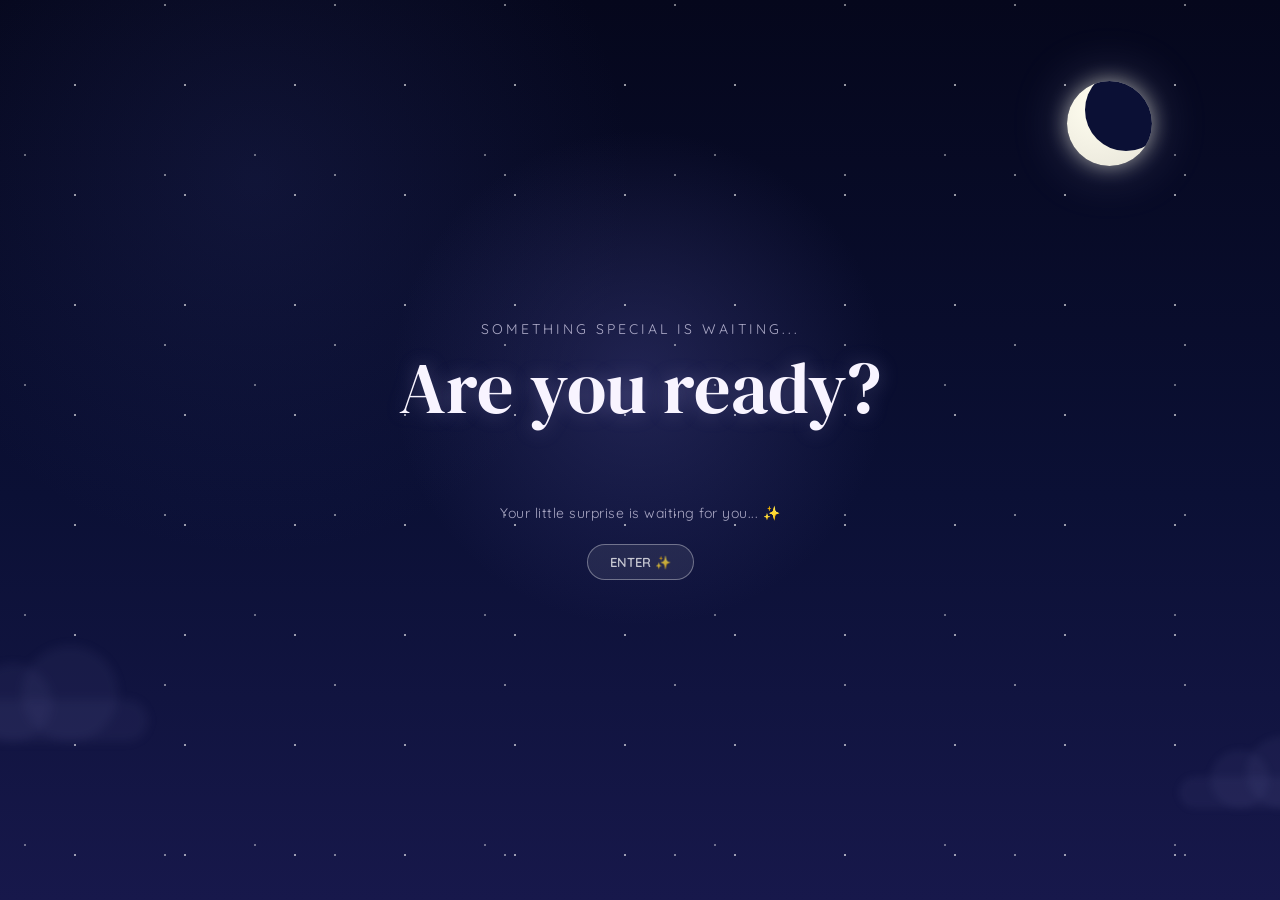
<file: index.html>
<!DOCTYPE html>
<html lang="en">
<head>
    <meta charset="UTF-8">
    <meta name="viewport" content="width=device-width, initial-scale=1.0">

    <title>Something Special ✨</title>

    <link rel="preconnect" href="https://fonts.googleapis.com">
    <link rel="preconnect" href="https://fonts.gstatic.com" crossorigin>

    <link href="https://fonts.googleapis.com/css2?family=DM+Serif+Display&family=Quicksand:wght@400;500;600;700&display=swap" rel="stylesheet">

    <link rel="stylesheet" href="style.css">
</head>

<body>

    <div class="night-sky">

        <div class="stars"></div>

        <div class="star star-1"></div>
        <div class="star star-2"></div>
        <div class="star star-3"></div>
        <div class="star star-4"></div>
        <div class="star star-5"></div>
        <div class="star star-6"></div>
        <div class="star star-7"></div>

        <div class="moon">
            <div class="moon-shadow"></div>
        </div>

        <div class="cloud cloud-1"></div>
        <div class="cloud cloud-2"></div>

        <main class="countdown-screen">

            <p class="top-message">
                Something special is waiting...
            </p>

            <h1>
                Are you ready?
            </h1>

            <p class="waiting-text">
                Your little surprise is waiting for you... ✨
            </p>

            <button
                id="skipButton"
                class="skip-button"
                onclick="window.location.href='page2.html'">
                ENTER ✨
            </button>

        </main>

    </div>

    <script>
        window.addEventListener("load", function () {
            document.body.classList.add("page-loaded");
        });
    </script>

</body>
</html>
</file>
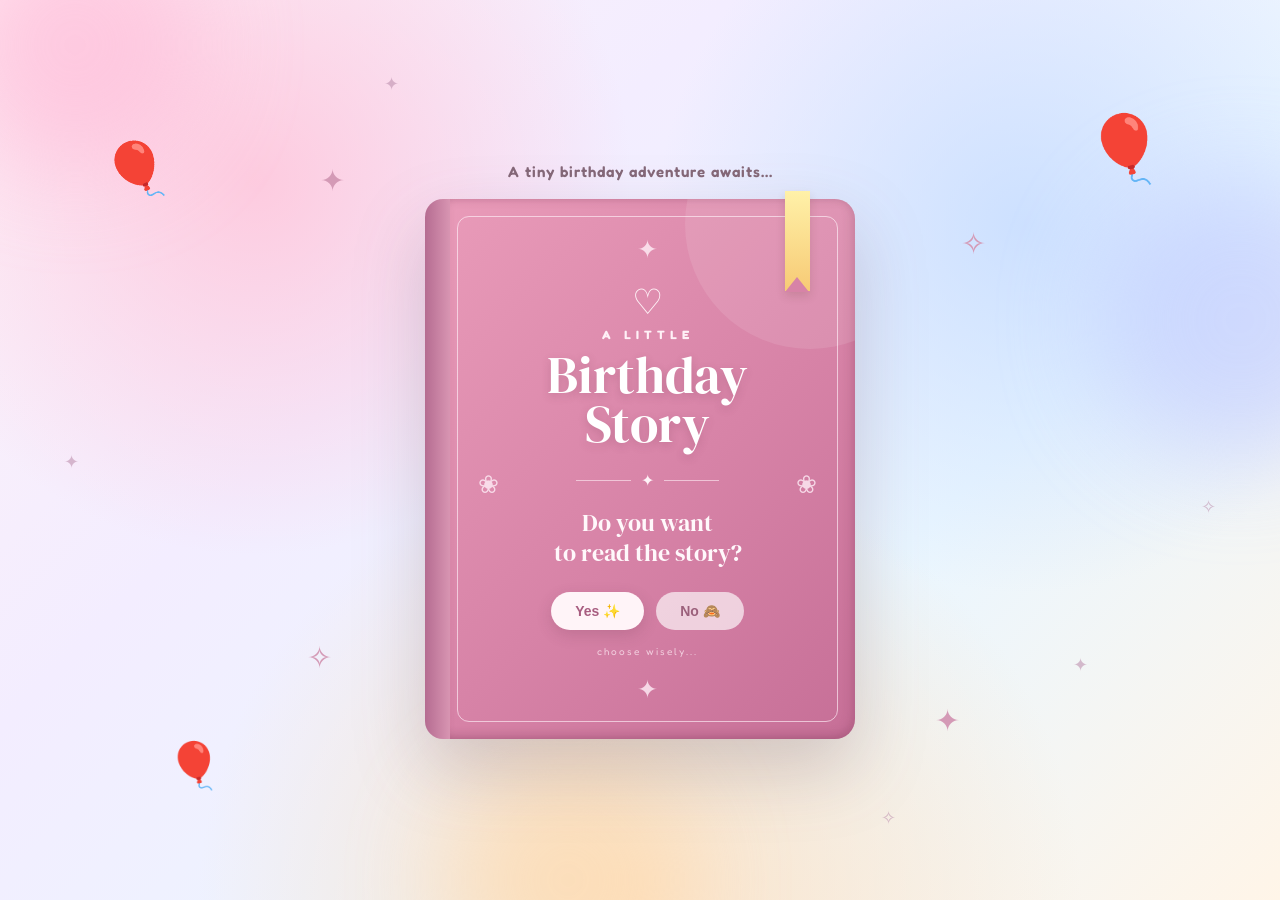
<file: page2.html>
<!DOCTYPE html>
<html lang="en">

<head>

    <meta charset="UTF-8">

    <meta
        name="viewport"
        content="width=device-width, initial-scale=1.0"
    >

    <title>A Little Birthday Story 🎂</title>


    <link rel="preconnect" href="https://fonts.googleapis.com">

    <link rel="preconnect" href="https://fonts.gstatic.com" crossorigin>


    <link href="https://fonts.googleapis.com/css2?family=DM+Serif+Display&family=Fredoka:wght@400;500;600;700&display=swap" rel="stylesheet">


    <link rel="stylesheet" href="page2.css">

</head>


<body>


    <!-- Floating decorations -->

    <div class="birthday-background">

        <div class="glow glow-one"></div>
        <div class="glow glow-two"></div>
        <div class="glow glow-three"></div>


        <div class="balloon balloon-one">
            🎈
        </div>

        <div class="balloon balloon-two">
            🎈
        </div>

        <div class="balloon balloon-three">
            🎈
        </div>


        <div class="sparkle sparkle-one">
            ✦
        </div>

        <div class="sparkle sparkle-two">
            ✧
        </div>

        <div class="sparkle sparkle-three">
            ✦
        </div>

        <div class="sparkle sparkle-four">
            ✧
        </div>


        <!-- Small birthday stars -->

        <div class="tiny-star ts-one">✦</div>
        <div class="tiny-star ts-two">✧</div>
        <div class="tiny-star ts-three">✦</div>
        <div class="tiny-star ts-four">✧</div>
        <div class="tiny-star ts-five">✦</div>


        <!-- Main content -->

        <main class="book-scene">


            <p class="little-intro">
                A tiny birthday adventure awaits...
            </p>


            <!-- BOOK -->

            <div class="book">


                <!-- Book spine -->

                <div class="book-spine"></div>


                <!-- Decorative ribbon -->

                <div class="bookmark-ribbon"></div>


                <!-- Book cover -->

                <div class="book-cover">


                    <div class="cover-decoration top-decoration">
                        ✦
                    </div>


                    <div class="cover-decoration left-decoration">
                        ❀
                    </div>


                    <div class="cover-decoration right-decoration">
                        ❀
                    </div>


                    <div class="cover-decoration bottom-decoration">
                        ✦
                    </div>


                    <div class="cover-inner">


                        <div class="mini-crown">
                            ♡
                        </div>


                        <p class="story-label">
                            A LITTLE
                        </p>


                        <h1>
                            Birthday
                            <br>
                            Story
                        </h1>


                        <div class="cover-line">
                            <span></span>
                            ✦
                            <span></span>
                        </div>


                        <p class="question">
                            Do you want
                            <br>
                            to read the story?
                        </p>


                        <div class="buttons">


                            <button
                                class="choice yes-choice"
                                id="yesButton"
                            >
                                Yes ✨
                            </button>


                            <button
                                class="choice no-choice"
                                id="noButton"
                            >
                                No 🙈
                            </button>


                        </div>


                        <p class="tiny-note">
                            choose wisely...
                        </p>


                    </div>

                </div>

            </div>


        </main>


        <!-- Funny NO popup -->

        <div
            class="funny-overlay hidden"
            id="funnyOverlay"
        >

            <div class="funny-popup">


                <div class="funny-emoji" id="funnyEmoji">
                    😭
                </div>


                <h2 id="funnyTitle">
                    EXCUSE ME?!
                </h2>


                <p id="funnyMessage">
                    You can't just say no
                    to your own birthday story! 😂
                </p>


                <button id="goBackButton">
                    Okay okay, go back 😌
                </button>


            </div>

        </div>


    </div>


    <script src="page2.js"></script>

</body>

</html>
</file>
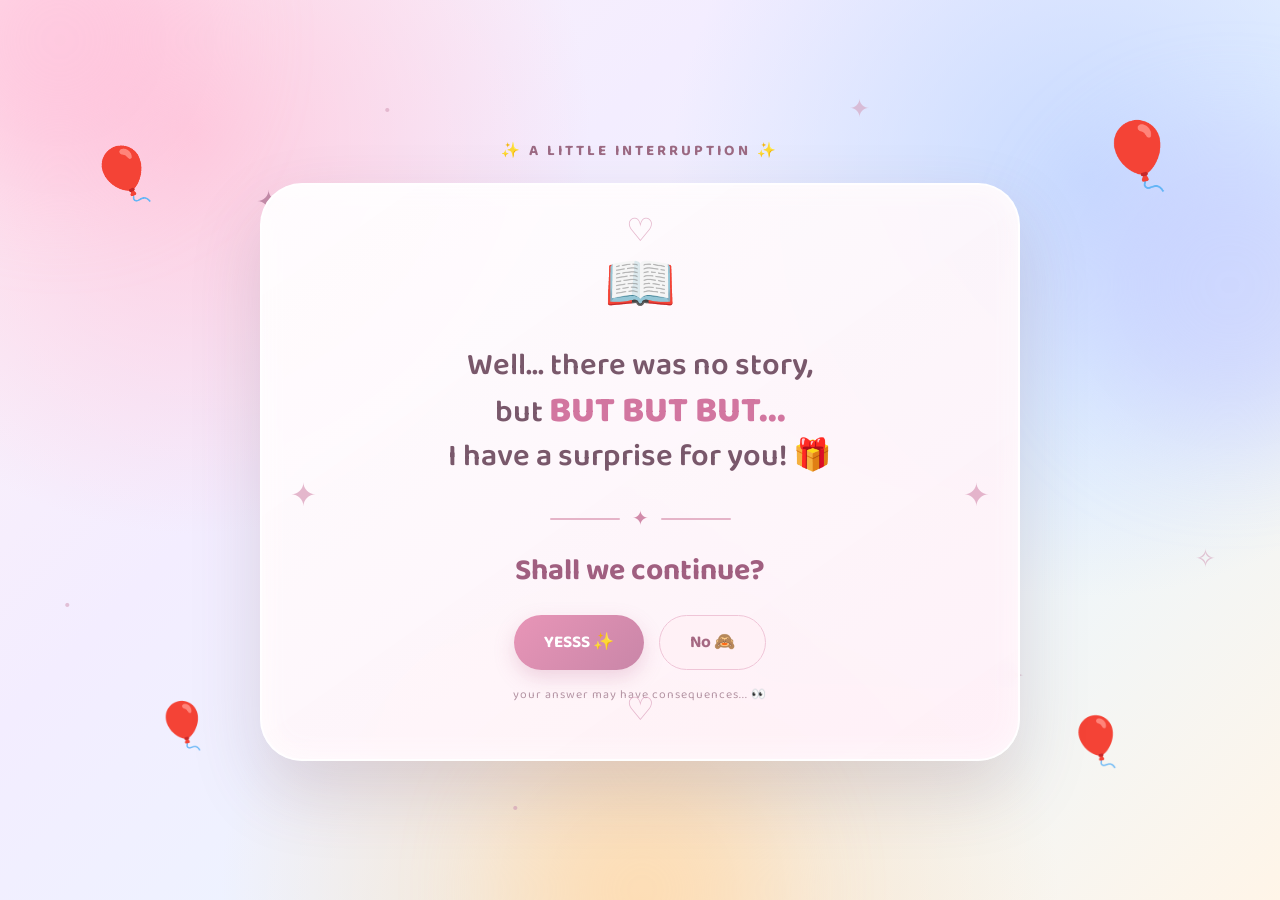
<file: page3.html>
<!DOCTYPE html>
<html lang="en">

<head>

    <meta charset="UTF-8">

    <meta
        name="viewport"
        content="width=device-width, initial-scale=1.0"
    >

    <title>A Little Surprise 🎀</title>


    <!-- Fonts -->

    <link rel="preconnect" href="https://fonts.googleapis.com">

    <link
        rel="preconnect"
        href="https://fonts.gstatic.com"
        crossorigin
    >

    <link
        href="https://fonts.googleapis.com/css2?family=Baloo+2:wght@400;500;600;700;800&display=swap"
        rel="stylesheet"
    >


    <link rel="stylesheet" href="page3.css">

</head>


<body>


    <div class="birthday-background">


        <!-- Background glows -->

        <div class="glow glow-one"></div>
        <div class="glow glow-two"></div>
        <div class="glow glow-three"></div>


        <!-- Balloons -->

        <div class="balloon balloon-one">
            🎈
        </div>

        <div class="balloon balloon-two">
            🎈
        </div>

        <div class="balloon balloon-three">
            🎈
        </div>

        <div class="balloon balloon-four">
            🎈
        </div>


        <!-- Sparkles -->

        <div class="sparkle sparkle-one">✦</div>
        <div class="sparkle sparkle-two">✧</div>
        <div class="sparkle sparkle-three">✦</div>
        <div class="sparkle sparkle-four">✧</div>


        <!-- Confetti -->

        <div class="confetti confetti-one">•</div>
        <div class="confetti confetti-two">✦</div>
        <div class="confetti confetti-three">•</div>
        <div class="confetti confetti-four">✧</div>
        <div class="confetti confetti-five">•</div>


        <!-- Main content -->

        <main class="surprise-container">


            <div class="little-heading">
                ✨ A LITTLE INTERRUPTION ✨
            </div>


            <!-- Main rounded rectangle -->

            <section class="message-card">


                <div class="card-decoration top">
                    ♡
                </div>


                <div class="card-decoration left">
                    ✦
                </div>


                <div class="card-decoration right">
                    ✦
                </div>


                <div class="card-decoration bottom">
                    ♡
                </div>


                <div class="message-content">


                    <div class="cute-icon">
                        📖
                    </div>


                    <p class="message">

                        Well... there was no story,

                        <br>

                        but <span>BUT BUT BUT...</span>

                        <br>

                        I have a surprise for you! 🎁

                    </p>


                    <div class="tiny-divider">
                        <span></span>
                        ✦
                        <span></span>
                    </div>


                    <p class="continue-question">
                        Shall we continue?
                    </p>


                    <!-- YES / NO -->

                    <div class="choice-buttons">


                        <button
                            id="yesButton"
                            class="yes-button"
                        >
                            YESSS ✨
                        </button>


                        <button
                            id="noButton"
                            class="no-button"
                        >
                            No 🙈
                        </button>


                    </div>


                    <p class="tiny-hint">
                        your answer may have consequences... 👀
                    </p>


                </div>


            </section>


        </main>


        <!-- Funny popup -->

        <div
            class="funny-overlay hidden"
            id="funnyOverlay"
        >


            <div class="funny-popup">


                <div
                    class="funny-emoji"
                    id="funnyEmoji"
                >
                    😭
                </div>


                <h2 id="funnyTitle">
                    WAIT A MINUTE!
                </h2>


                <p id="funnyMessage">
                    You can't abandon the surprise
                    now! 😂
                </p>


                <button id="goBackButton">
                    Okay, I'll go back 😌
                </button>


            </div>


        </div>


    </div>


    <script src="page3.js"></script>

</body>

</html>
</file>
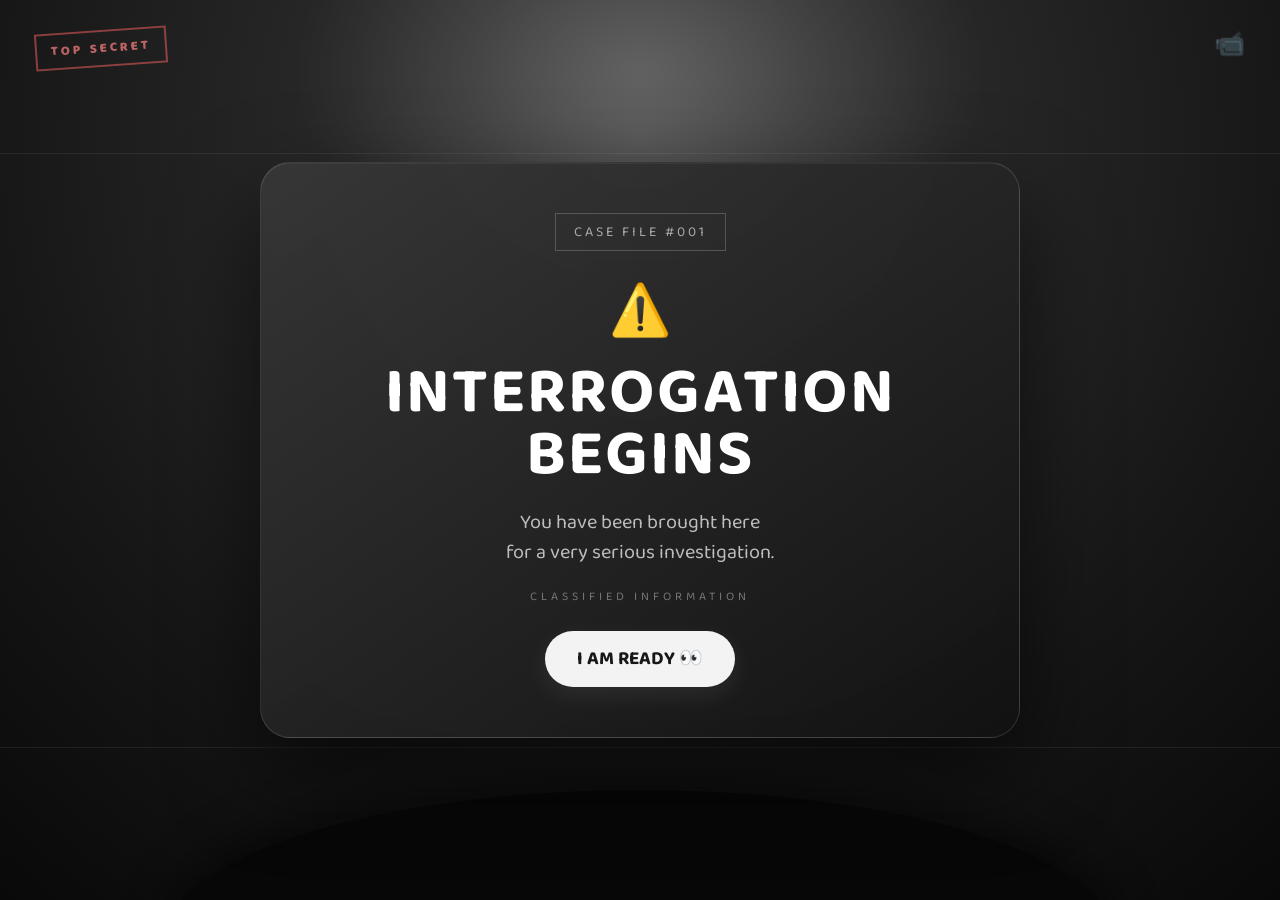
<file: page4.html>
<!DOCTYPE html>
<html lang="en">
<head>
    <meta charset="UTF-8">
    <meta name="viewport" content="width=device-width, initial-scale=1.0">

    <title>Interrogation Room 👀</title>

    <!-- Font -->
    <link rel="preconnect" href="https://fonts.googleapis.com">
    <link rel="preconnect" href="https://fonts.gstatic.com" crossorigin>

    <link
        href="https://fonts.googleapis.com/css2?family=Baloo+2:wght@400;500;600;700;800&display=swap"
        rel="stylesheet"
    >

    <!-- IMPORTANT: page4.css must be in the same folder -->
    <link rel="stylesheet" href="./page4.css">
</head>

<body>

<div class="interrogation-room">

    <div class="ceiling-light"></div>

    <div class="wall-line line-one"></div>
    <div class="wall-line line-two"></div>

    <div class="top-secret">
        TOP SECRET
    </div>

    <div class="camera">
        📹
    </div>


    <div class="table-shadow"></div>


    <main class="interrogation-container">

        <!-- =========================
             INTRO
        ========================== -->

        <section class="intro-screen" id="introScreen">

            <div class="case-file">
                CASE FILE #001
            </div>

            <div class="warning-icon">
                ⚠️
            </div>

            <h1>
                INTERROGATION<br>
                BEGINS
            </h1>

            <p>
                You have been brought here<br>
                for a very serious investigation.
            </p>

            <div class="classified">
                CLASSIFIED INFORMATION
            </div>

            <button id="beginButton">
                I AM READY 👀
            </button>

        </section>


        <!-- =========================
             QUESTION 1
        ========================== -->

        <section class="question-screen hidden" id="question1">

            <div class="question-number">
                QUESTION 01 / 03
            </div>

            <div class="file-stamp">
                CONFIDENTIAL
            </div>

            <div class="question-icon">
                🕵️
            </div>

            <h2>
                Are you my<br>
                <span>kuchu puchu?</span>
            </h2>

            <p class="instruction">
                Answer carefully. Your response will be recorded.
            </p>

            <div class="answer-buttons">

                <button
                    class="answer-button yes-button"
                    id="q1Yes"
                >
                    YES 😌
                </button>

                <button
                    class="answer-button no-button"
                    id="q1No"
                >
                    NO 😐
                </button>

            </div>

        </section>


        <!-- =========================
             QUESTION 2
        ========================== -->

        <section class="question-screen hidden" id="question2">

            <div class="question-number">
                QUESTION 02 / 03
            </div>

            <div class="file-stamp">
                VERY SERIOUS
            </div>

            <div class="question-icon">
                👀
            </div>

            <h2>
                Do you<br>
                <span>love me?</span>
            </h2>

            <p class="instruction">
                Think before you answer...
            </p>

            <div class="answer-buttons">

                <button
                    class="answer-button yes-button"
                    id="q2Yes"
                >
                    YES 🥹
                </button>

                <button
                    class="answer-button no-button"
                    id="q2No"
                >
                    NO 😭
                </button>

            </div>

        </section>


        <!-- =========================
             QUESTION 3
        ========================== -->

        <section class="question-screen hidden" id="question3">

            <div class="question-number">
                FINAL QUESTION / 03
            </div>

            <div class="file-stamp">
                HIGHLY CLASSIFIED
            </div>

            <div class="question-icon">
                🧐
            </div>

            <h2>
                Who am I<br>
                <span>to you?</span>
            </h2>

            <p class="instruction">
                Choose your answer wisely.
            </p>

            <div class="answer-buttons">

                <button
                    class="answer-button friend-button"
                    id="friendButton"
                >
                    FRIEND 👯
                </button>

                <button
                    class="answer-button boyfriend-button"
                    id="boyfriendButton"
                >
                    BOYFRIEND 👀
                </button>

            </div>

        </section>


        <!-- =========================
             FINAL REACTION
        ========================== -->

        <section class="final-reaction hidden" id="finalReaction">

            <div class="stamp">
                CASE CLOSED
            </div>

            <div class="final-emoji" id="finalEmoji">
                😌
            </div>

            <h2 id="finalTitle">
                INTERROGATION COMPLETE
            </h2>

            <p id="finalMessage">
                You survived the investigation.
            </p>

            <button id="continueButton">
                Continue ➜
            </button>

        </section>

    </main>


    <!-- =========================
         FUNNY POPUP
    ========================== -->

    <div
        class="reaction-overlay hidden"
        id="reactionOverlay"
    >

        <div class="reaction-popup">

            <div
                class="reaction-emoji"
                id="reactionEmoji"
            >
                😭
            </div>

            <h2 id="reactionTitle">
                WAIT.
            </h2>

            <p id="reactionMessage">
                Your answer has been recorded.
            </p>

            <button id="reactionBackButton">
                Go back 👀
            </button>

        </div>

    </div>

</div>


<!-- IMPORTANT: JavaScript is loaded AFTER the HTML -->
<script src="./page4.js"></script>

</body>
</html>
</file>
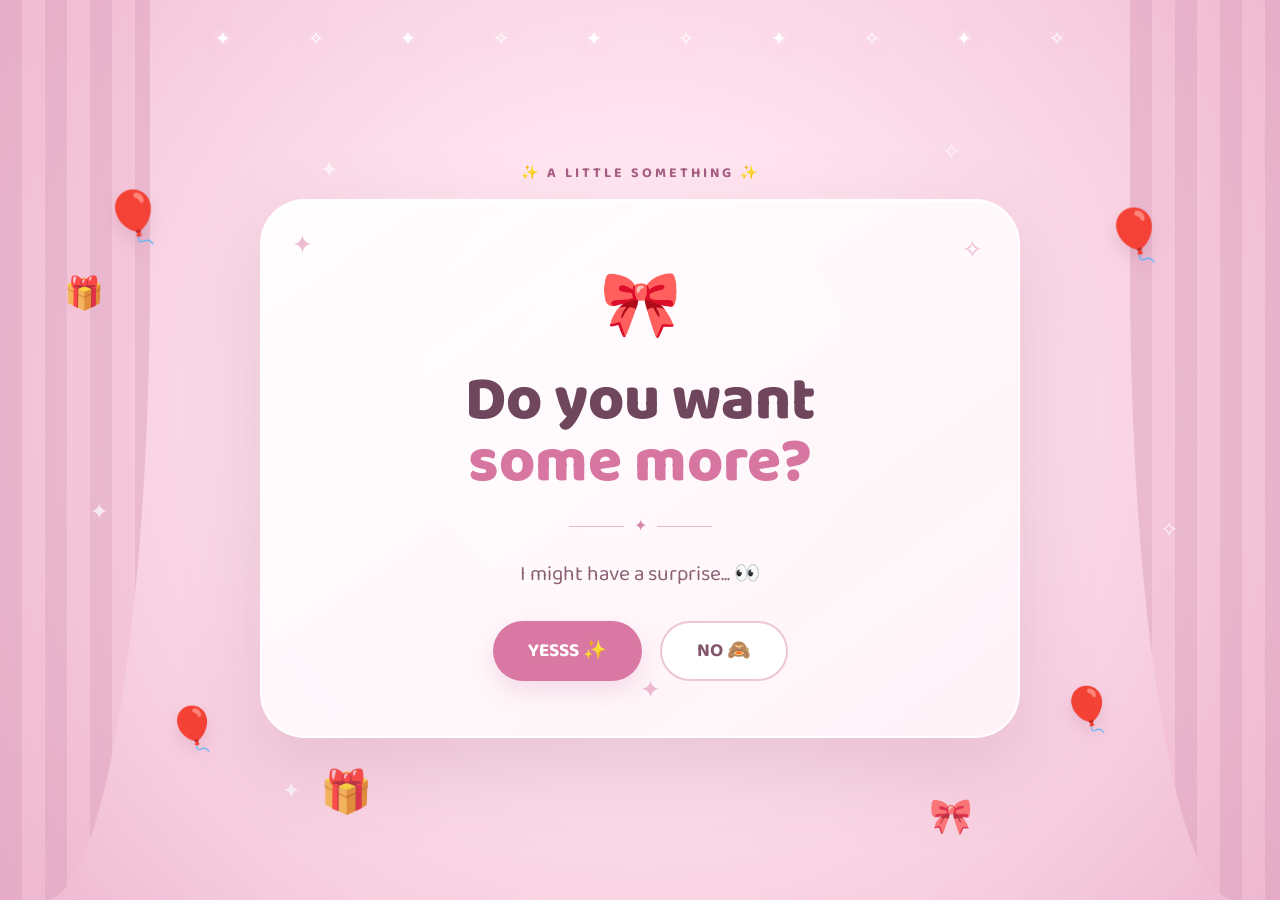
<file: page5.html>
<!DOCTYPE html>
<html lang="en">

<head>
    <meta charset="UTF-8">
    <meta name="viewport" content="width=device-width, initial-scale=1.0">

    <title>Two Little Surprises 🎁</title>

    <!-- Baloo 2 -->
    <link rel="preconnect" href="https://fonts.googleapis.com">
    <link rel="preconnect" href="https://fonts.gstatic.com" crossorigin>

    <link
        href="https://fonts.googleapis.com/css2?family=Baloo+2:wght@400;500;600;700;800&display=swap"
        rel="stylesheet"
    >

    <link rel="stylesheet" href="./page5.css">
</head>

<body>

<div class="party-room">

    <!-- =================================
         BACKGROUND
    ================================== -->

    <div class="curtain curtain-left"></div>
    <div class="curtain curtain-right"></div>

    <div class="fairy-lights">

        <span>✦</span>
        <span>✧</span>
        <span>✦</span>
        <span>✧</span>
        <span>✦</span>
        <span>✧</span>
        <span>✦</span>
        <span>✧</span>
        <span>✦</span>
        <span>✧</span>

    </div>


    <!-- Balloons -->

    <div class="balloon balloon-one">🎈</div>
    <div class="balloon balloon-two">🎈</div>
    <div class="balloon balloon-three">🎈</div>
    <div class="balloon balloon-four">🎈</div>


    <!-- Floating stars -->

    <div class="star star-one">✦</div>
    <div class="star star-two">✧</div>
    <div class="star star-three">✦</div>
    <div class="star star-four">✧</div>
    <div class="star star-five">✦</div>


    <!-- =================================
         GIFT BOXES
    ================================== -->

    <div class="gift gift-one">
        🎁
    </div>

    <div class="gift gift-two">
        🎀
    </div>

    <div class="gift gift-three">
        🎁
    </div>


    <!-- =================================
         MAIN CONTENT
    ================================== -->

    <main class="surprise-container">

        <div class="little-label">
            ✨ A LITTLE SOMETHING ✨
        </div>


        <section class="surprise-card">

            <div class="card-sparkle sparkle-one">
                ✦
            </div>

            <div class="card-sparkle sparkle-two">
                ✧
            </div>

            <div class="card-sparkle sparkle-three">
                ✦
            </div>


            <!-- Question -->

            <div
                class="question-content"
                id="questionContent"
            >

                <div class="main-icon">
                    🎀
                </div>

                <h1>
                    Do you want<br>
                    <span>some more?</span>
                </h1>

                <div class="tiny-divider">
                    <span></span>
                    ✦
                    <span></span>
                </div>

                <p class="question-text">
                    I might have a surprise... 👀
                </p>

                <div class="buttons">

                    <button
                        id="yesButton"
                        class="yes-button"
                    >
                        YESSS ✨
                    </button>

                    <button
                        id="noButton"
                        class="no-button"
                    >
                        NO 🙈
                    </button>

                </div>

            </div>


            <!-- =================================
                 YES MESSAGE
            ================================== -->

            <div
                class="surprise-message hidden"
                id="surpriseMessage"
            >

                <div class="big-gift">
                    🎁
                </div>

                <p class="little-text">
                    WAIT... 👀
                </p>

                <h2>
                    But I have
                    <span>2 surprises</span>
                    🥺
                </h2>

                <div class="tiny-divider">
                    <span></span>
                    💗
                    <span></span>
                </div>

                <p class="message-text">
                    And you haven't even seen
                    them yet...
                </p>

                <button
                    id="checkOutButton"
                    class="check-button"
                >
                    CHECK OUT ✨
                </button>

            </div>

        </section>

    </main>


    <!-- =================================
         FUNNY NO POPUP
    ================================== -->

    <div
        class="funny-overlay hidden"
        id="funnyOverlay"
    >

        <div class="funny-popup">

            <div
                class="funny-emoji"
                id="funnyEmoji"
            >
                😭
            </div>

            <h2 id="funnyTitle">
                EXCUSE ME?!
            </h2>

            <p id="funnyMessage">
                You can't leave now! 😂
            </p>

            <button id="goBackButton">
                Okay okay, go back 😌
            </button>

        </div>

    </div>

</div>


<script src="./page5.js"></script>

</body>
</html>
</file>
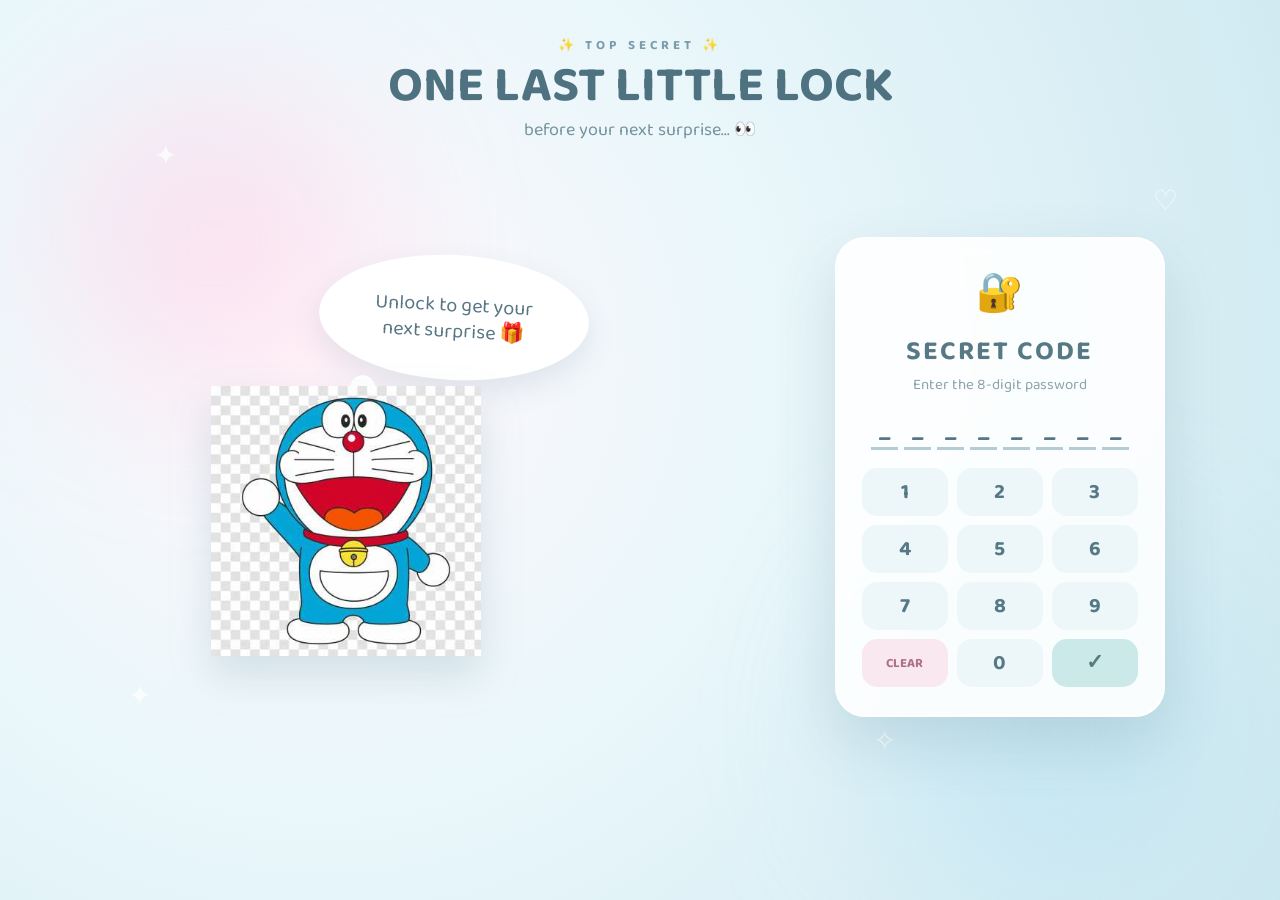
<file: page7.html>
<!DOCTYPE html>
<html lang="en">

<head>

    <meta charset="UTF-8">

    <meta
        name="viewport"
        content="width=device-width, initial-scale=1.0"
    >

    <title>Secret Lock 🔐</title>

    <link rel="preconnect" href="https://fonts.googleapis.com">
    <link
        href="https://fonts.googleapis.com/css2?family=Baloo+2:wght@400;500;600;700;800&display=swap"
        rel="stylesheet"
    >

    <link rel="stylesheet" href="./page7.css">

</head>


<body>

<div class="lock-page">


    <!-- =====================================
         BACKGROUND
    ====================================== -->

    <div class="background-glow glow-one"></div>
    <div class="background-glow glow-two"></div>

    <div class="star star-one">✦</div>
    <div class="star star-two">✧</div>
    <div class="star star-three">✦</div>
    <div class="star star-four">♡</div>
    <div class="star star-five">✧</div>


    <!-- =====================================
         MAIN TITLE
    ====================================== -->

    <div class="top-title">

        <div class="small-title">
            ✨ TOP SECRET ✨
        </div>

        <h1>
            ONE LAST LITTLE LOCK
        </h1>

        <p>
            before your next surprise... 👀
        </p>

    </div>


    <!-- =====================================
         DORAEMON SIDE
    ====================================== -->

    <section class="character-section">

        <div class="thought-bubble">

            <span class="bubble-small"></span>
            <span class="bubble-smaller"></span>

            <p>
                Unlock to get your
                <br>
                next surprise 🎁
            </p>

        </div>


        <div class="character-container">

            <!-- Put your permitted Doraemon image here -->

            <img
                src="doraemon.png"
                alt="Doraemon"
                class="doraemon-image"
            >

        </div>


        <div
            class="angry-character hidden"
            id="angryMessage"
        >

            😤

            <span>
                HEY!
            </span>

        </div>

    </section>


    <!-- =====================================
         NUMBER LOCK
    ====================================== -->

    <section class="lock-section">

        <div class="lock-card">

            <div class="lock-icon">
                🔐
            </div>

            <h2>
                SECRET CODE
            </h2>

            <p class="lock-subtitle">
                Enter the 8-digit password
            </p>


            <!-- Display -->

            <div
                class="code-display"
                id="codeDisplay"
            >
                <span>_</span>
                <span>_</span>
                <span>_</span>
                <span>_</span>
                <span>_</span>
                <span>_</span>
                <span>_</span>
                <span>_</span>
            </div>


            <!-- Number Pad -->

            <div class="number-pad">

                <button data-number="1">1</button>
                <button data-number="2">2</button>
                <button data-number="3">3</button>

                <button data-number="4">4</button>
                <button data-number="5">5</button>
                <button data-number="6">6</button>

                <button data-number="7">7</button>
                <button data-number="8">8</button>
                <button data-number="9">9</button>

                <button
                    class="clear-button"
                    id="clearButton"
                >
                    CLEAR
                </button>

                <button data-number="0">0</button>

                <button
                    class="enter-button"
                    id="enterButton"
                >
                    ✓
                </button>

            </div>

        </div>

    </section>


    <!-- =====================================
         HINT
    ====================================== -->

    <div
        class="hint-paper hidden"
        id="hintPaper"
    >

        <div class="paper-pin">
            📌
        </div>

        <div class="hint-title">
            HINT
        </div>

        <p>
            shhh! 🤫
        </p>

        <p>
            it is one of our
            <br>
            birthday 
        </p>

        <div class="paper-doodle">
            〰 ♡ 〰
        </div>

    </div>


    <!-- =====================================
         WRONG PASSWORD MESSAGE
    ====================================== -->

    <div
        class="wrong-popup hidden"
        id="wrongPopup"
    >

        <div class="wrong-character">
            😤
        </div>

        <h2>
            HEY HEY!
        </h2>

        <p>
            That's not the password!
        </p>

        <p class="wrong-small">
            Try again... 👀
        </p>

        <button id="wrongOkay">
            Okay okay 😭
        </button>

    </div>


    <!-- =====================================
         SUCCESS POPUP
    ====================================== -->

    <div
        class="success-overlay hidden"
        id="successOverlay"
    >

        <div class="success-popup">

            <div class="success-emoji">
                😁
            </div>

            <h2>
                Hehehe ,
            </h2>

            <p>
                I was testing you 😁
            </p>

            <button id="nextButton">
                NEXT SURPRISE ✨
            </button>

        </div>

    </div>


</div>


<script src="./page7.js"></script>

</body>

</html>
</file>
<file: style.css>
* {
    margin: 0;
    padding: 0;
    box-sizing: border-box;
}

:root {
    --night-1: #05071c;
    --night-2: #0b1035;
    --night-3: #17184b;

    --star: #fff7d6;
    --glow: #d9c8ff;

    --text: #f8f4ff;
    --soft-text: #c7c4df;
}


/* =========================
   BODY
========================= */

body {
    width: 100%;
    min-height: 100vh;

    overflow: hidden;

    font-family: "Quicksand", sans-serif;

    background: var(--night-1);
}


/* =========================
   NIGHT SKY
========================= */

.night-sky {
    position: fixed;

    inset: 0;

    overflow: hidden;

    background:
        radial-gradient(
            circle at 50% 42%,
            rgba(68, 68, 135, 0.4),
            transparent 30%
        ),

        radial-gradient(
            circle at 20% 20%,
            rgba(58, 66, 140, 0.18),
            transparent 30%
        ),

        linear-gradient(
            180deg,
            var(--night-1),
            var(--night-2) 55%,
            var(--night-3)
        );
}


/* =========================
   STARS
========================= */

.stars {
    position: absolute;

    inset: 0;

    background-image:
        radial-gradient(circle, rgba(255,255,255,0.9) 1px, transparent 1.5px),
        radial-gradient(circle, rgba(255,255,255,0.7) 1px, transparent 1.5px),
        radial-gradient(circle, rgba(255,255,255,0.6) 1px, transparent 1.5px);

    background-size:
        110px 110px,
        170px 170px,
        230px 230px;

    background-position:
        20px 30px,
        80px 90px,
        140px 40px;

    opacity: 0.65;
}


/* Larger individual stars */

.star {
    position: absolute;

    color: var(--star);

    font-size: 18px;

    text-shadow:
        0 0 8px rgba(255, 247, 214, 0.9),
        0 0 18px rgba(210, 198, 255, 0.7);

    animation:
        twinkle 3s ease-in-out infinite;
}

.star-1 {
    top: 15%;
    left: 13%;
}

.star-2 {
    top: 23%;
    right: 17%;

    animation-delay: 1s;
}

.star-3 {
    top: 38%;
    left: 7%;

    animation-delay: 1.7s;
}

.star-4 {
    top: 12%;
    right: 36%;

    animation-delay: 0.6s;
}

.star-5 {
    bottom: 22%;
    left: 18%;

    animation-delay: 2s;
}

.star-6 {
    bottom: 18%;
    right: 14%;

    animation-delay: 1.3s;
}

.star-7 {
    top: 48%;
    right: 8%;

    animation-delay: 2.4s;
}


@keyframes twinkle {

    0%,
    100% {
        opacity: 0.35;

        transform: scale(0.8);
    }

    50% {
        opacity: 1;

        transform: scale(1.25);
    }
}


/* =========================
   MOON
========================= */

.moon {
    position: absolute;

    top: 9%;
    right: 10%;

    width: 85px;
    height: 85px;

    border-radius: 50%;

    background:
        radial-gradient(
            circle at 35% 30%,
            #fffef0,
            #e7e4d8
        );

    box-shadow:
        0 0 20px rgba(255,255,235,0.55),
        0 0 55px rgba(220,215,255,0.25);

    overflow: hidden;
}


.moon-shadow {
    position: absolute;

    width: 82px;
    height: 82px;

    border-radius: 50%;

    top: -12px;
    left: 18px;

    background: #0b1035;
}


/* =========================
   CLOUDS
========================= */

.cloud {
    position: absolute;

    width: 180px;
    height: 35px;

    border-radius: 50px;

    background:
        rgba(100, 103, 159, 0.10);

    filter: blur(4px);
}

.cloud::before,
.cloud::after {
    content: "";

    position: absolute;

    border-radius: 50%;

    background:
        rgba(100, 103, 159, 0.10);
}

.cloud::before {
    width: 65px;
    height: 65px;

    left: 35px;
    bottom: 0;
}

.cloud::after {
    width: 80px;
    height: 80px;

    right: 25px;
    bottom: 0;
}

.cloud-1 {
    left: -50px;
    bottom: 18%;

    transform: scale(1.2);
}

.cloud-2 {
    right: -70px;
    bottom: 10%;

    transform: scale(0.9);
}


/* =========================
   MAIN CONTENT
========================= */

.countdown-screen {
    position: absolute;

    inset: 0;

    display: flex;

    flex-direction: column;

    align-items: center;

    justify-content: center;

    text-align: center;

    padding: 30px;

    z-index: 5;
}


.top-message {
    color: var(--soft-text);

    font-size: 14px;

    letter-spacing: 3px;

    text-transform: uppercase;

    margin-bottom: 15px;

    opacity: 0.85;
}


h1 {
    font-family:
        "DM Serif Display",
        serif;

    font-weight: 400;

    color: var(--text);

    font-size:
        clamp(42px, 7vw, 72px);

    line-height: 0.98;

    text-shadow:
        0 0 20px rgba(200, 190, 255, 0.25);

    margin-bottom: 45px;
}


h1 span {
    color: #ddd0ff;

    text-shadow:
        0 0 15px rgba(220, 208, 255, 0.6);
}


/* =========================
   COUNTDOWN
========================= */

.countdown {
    display: flex;

    align-items: center;

    justify-content: center;

    gap: clamp(8px, 2vw, 22px);
}


.time-box {
    width:
        clamp(75px, 13vw, 125px);

    height:
        clamp(80px, 13vw, 125px);

    border-radius: 18px;

    display: flex;

    flex-direction: column;

    align-items: center;

    justify-content: center;

    background:
        rgba(18, 21, 62, 0.55);

    border:
        1px solid
        rgba(222, 216, 255, 0.25);

    box-shadow:
        inset 0 0 20px rgba(255,255,255,0.025),
        0 0 20px rgba(166, 153, 255, 0.12);

    backdrop-filter: blur(8px);
}


.time-box span {
    color: #fffef7;

    font-size:
        clamp(30px, 5vw, 52px);

    font-weight: 600;

    line-height: 1;

    text-shadow:
        0 0 8px rgba(255,255,255,0.8),
        0 0 22px rgba(191,179,255,0.8);
}


.time-box small {
    margin-top: 9px;

    color: #aaa9c7;

    font-size: 9px;

    letter-spacing: 2px;
}


.colon {
    color: #dcd6ff;

    font-size:
        clamp(28px, 5vw, 50px);

    margin-top: -15px;

    text-shadow:
        0 0 12px rgba(210,200,255,0.7);
}


/* =========================
   WAITING TEXT
========================= */

.waiting-text {
    margin-top: 35px;

    color: #aaa8c4;

    font-size: 14px;

    letter-spacing: 0.5px;
}


/* =========================
   MIDNIGHT MESSAGE
========================= */

.midnight-message {
    display: flex;

    flex-direction: column;

    align-items: center;

    justify-content: center;

    animation:
        midnightAppear
        1.2s
        ease;
}


.midnight-message.hidden {
    display: none;
}


.glowing-heart {
    font-size: 34px;

    color: #eee7ff;

    margin-bottom: 12px;

    text-shadow:
        0 0 8px #fff,
        0 0 25px #c9bbff,
        0 0 50px #a999ff;

    animation:
        heartGlow
        2s
        ease-in-out
        infinite;
}


.midnight-message h2 {
    font-family:
        "DM Serif Display",
        serif;

    font-weight: 400;

    font-size:
        clamp(42px, 7vw, 65px);

    color: white;

    text-shadow:
        0 0 20px rgba(215,205,255,0.5);

    margin-bottom: 12px;
}


.midnight-message p {
    max-width: 400px;

    color: #c5c2dd;

    font-size: 14px;

    line-height: 1.7;

    margin-bottom: 25px;
}


/* =========================
   BEGIN BUTTON
========================= */

#beginButton {
    border: 1px solid
        rgba(255,255,255,0.3);

    border-radius: 999px;

    padding:
        13px
        27px;

    background:
        rgba(220,210,255,0.13);

    color: white;

    font-family:
        "Quicksand",
        sans-serif;

    font-size: 14px;

    font-weight: 700;

    cursor: pointer;

    box-shadow:
        0 0 20px
        rgba(187,172,255,0.2);

    backdrop-filter: blur(8px);

    transition:
        transform 0.25s ease,
        background 0.25s ease,
        box-shadow 0.25s ease;
}


#beginButton:hover {
    transform:
        translateY(-3px);

    background:
        rgba(220,210,255,0.22);

    box-shadow:
        0 0 30px
        rgba(187,172,255,0.35);
}


#beginButton:active {
    transform:
        scale(0.96);
}


/* =========================
   ANIMATIONS
========================= */

@keyframes midnightAppear {

    0% {
        opacity: 0;

        transform:
            translateY(25px)
            scale(0.95);
    }

    100% {
        opacity: 1;

        transform:
            translateY(0)
            scale(1);
    }
}


@keyframes heartGlow {

    0%,
    100% {
        transform: scale(1);

        opacity: 0.75;
    }

    50% {
        transform: scale(1.2);

        opacity: 1;
    }
}


/* =========================
   MOBILE
========================= */

@media (max-width: 600px) {

    .moon {
        width: 60px;
        height: 60px;

        top: 8%;
        right: 9%;
    }

    .moon-shadow {
        width: 58px;
        height: 58px;

        left: 14px;
        top: -8px;
    }

    .top-message {
        font-size: 10px;

        letter-spacing: 2px;
    }

    h1 {
        font-size: 44px;

        margin-bottom: 35px;
    }

    .countdown {
        gap: 6px;
    }

    .time-box {
        width: 72px;
        height: 78px;

        border-radius: 14px;
    }

    .time-box span {
        font-size: 29px;
    }

    .time-box small {
        font-size: 7px;

        letter-spacing: 1px;
    }

    .colon {
        font-size: 25px;
    }

    .waiting-text {
        font-size: 12px;

        margin-top: 25px;
    }
}
/* ==================================
   YES / YES BUTTONS
================================== */

.ready-buttons {
    display: flex;
    justify-content: center;
    align-items: center;

    gap: 18px;

    margin-top: 28px;

    flex-wrap: wrap;
}


.ready-buttons button {
    border: none;

    padding: 14px 30px;

    border-radius: 50px;

    font-family: "Quicksand", sans-serif;

    font-size: 16px;

    font-weight: 700;

    cursor: pointer;

    color: white;

    background:
        linear-gradient(
            135deg,
            #f28bb5,
            #9d8cff
        );

    box-shadow:
        0 0 20px rgba(242, 139, 181, 0.45);

    transition:
        transform 0.25s ease,
        box-shadow 0.25s ease;
}


.ready-buttons button:hover {

    transform:
        translateY(-4px)
        scale(1.04);

    box-shadow:
        0 0 30px rgba(242, 139, 181, 0.7);
}


.ready-buttons button:active {

    transform:
        scale(0.96);
}


/* Page transition */

.page-changing {

    animation:
        pageFade 0.7s ease forwards;
}


@keyframes pageFade {

    from {
        opacity: 1;
    }

    to {
        opacity: 0;
    }

}


/* Mobile */

@media (max-width: 600px) {

    .ready-buttons {

        flex-direction: column;

        gap: 12px;
    }


    .ready-buttons button {

        width: 180px;
    }

}
/* PAGE TRANSITION */

body {
    opacity: 0;
    transition: opacity 0.8s ease;
}

body.page-loaded {
    opacity: 1;
}

body.page-leaving {
    opacity: 0;
}
.skip-button {
    margin-top: 22px;
    padding: 9px 22px;
    border: 1px solid rgba(255, 255, 255, 0.35);
    border-radius: 30px;
    background: rgba(255, 255, 255, 0.08);
    color: rgba(255, 255, 255, 0.75);
    font-family: "Quicksand", sans-serif;
    font-size: 13px;
    font-weight: 600;
    cursor: pointer;
    transition: all 0.3s ease;
}

.skip-button:hover {
    background: rgba(255, 255, 255, 0.16);
    color: white;
    transform: translateY(-2px);
}
</file>
<file: page2.css>
* {
    margin: 0;
    padding: 0;
    box-sizing: border-box;
}


body {

    min-height: 100vh;

    overflow: hidden;

    font-family: "Fredoka", sans-serif;

}


/* ======================================
   BACKGROUND
====================================== */

.birthday-background {

    position: relative;

    min-height: 100vh;

    display: flex;

    justify-content: center;

    align-items: center;

    overflow: hidden;


    background:

        radial-gradient(
            circle at 20% 20%,
            rgba(255, 194, 216, 0.8),
            transparent 30%
        ),

        radial-gradient(
            circle at 80% 25%,
            rgba(194, 218, 255, 0.75),
            transparent 30%
        ),

        radial-gradient(
            circle at 50% 100%,
            rgba(255, 222, 187, 0.8),
            transparent 40%
        ),

        linear-gradient(
            135deg,
            #fff1f7,
            #f3edff,
            #eaf6ff,
            #fff5e8
        );

}


/* ======================================
   BACKGROUND GLOW
====================================== */

.glow {

    position: absolute;

    border-radius: 50%;

    filter: blur(50px);

    opacity: 0.55;

    pointer-events: none;

}


.glow-one {

    width: 250px;
    height: 250px;

    background: #ffb6d5;

    top: -80px;
    left: -50px;
}


.glow-two {

    width: 280px;
    height: 280px;

    background: #bfc8ff;

    right: -100px;
    top: 20%;

}


.glow-three {

    width: 240px;
    height: 240px;

    background: #ffd8a8;

    bottom: -100px;
    left: 35%;

}


/* ======================================
   BALLOONS
====================================== */

.balloon {

    position: absolute;

    font-size: 55px;

    animation: balloonFloat 4s ease-in-out infinite;

    pointer-events: none;

}


.balloon-one {

    left: 8%;

    top: 15%;

    transform: rotate(-12deg);

}


.balloon-two {

    right: 9%;

    top: 12%;

    font-size: 65px;

    animation-delay: 1s;

}


.balloon-three {

    left: 13%;

    bottom: 12%;

    font-size: 45px;

    animation-delay: 2s;

}


@keyframes balloonFloat {

    0%,
    100% {

        transform:
            translateY(0)
            rotate(-5deg);

    }

    50% {

        transform:
            translateY(-18px)
            rotate(5deg);

    }

}


/* ======================================
   SPARKLES
====================================== */

.sparkle {

    position: absolute;

    color: #d49ab6;

    font-size: 30px;

    animation: sparkle 2.5s ease-in-out infinite;

}


.sparkle-one {

    top: 18%;
    left: 25%;

}


.sparkle-two {

    top: 25%;
    right: 23%;

    animation-delay: 0.6s;

}


.sparkle-three {

    bottom: 18%;
    right: 25%;

    animation-delay: 1.2s;

}


.sparkle-four {

    bottom: 25%;
    left: 24%;

    animation-delay: 1.8s;

}


@keyframes sparkle {

    0%,
    100% {

        opacity: 0.25;

        transform:
            scale(0.7)
            rotate(0deg);

    }

    50% {

        opacity: 1;

        transform:
            scale(1.3)
            rotate(20deg);

    }

}


/* ======================================
   TINY STARS
====================================== */

.tiny-star {

    position: absolute;

    color: rgba(190, 145, 175, 0.6);

    font-size: 18px;

}


.ts-one {
    left: 5%;
    top: 50%;
}

.ts-two {
    right: 5%;
    top: 55%;
}

.ts-three {
    left: 30%;
    top: 8%;
}

.ts-four {
    right: 30%;
    bottom: 8%;
}

.ts-five {
    right: 15%;
    bottom: 25%;
}


/* ======================================
   BOOK SCENE
====================================== */

.book-scene {

    position: relative;

    z-index: 5;

    display: flex;

    flex-direction: column;

    align-items: center;

    justify-content: center;

}


.little-intro {

    margin-bottom: 18px;

    color: #846878;

    font-size: 15px;

    font-weight: 600;

    letter-spacing: 1px;

}


/* ======================================
   BOOK
====================================== */

.book {

    position: relative;

    width: 430px;

    height: 540px;

    filter:
        drop-shadow(
            0 30px 35px
            rgba(90, 57, 76, 0.22)
        );

}


/* Book spine */

.book-spine {

    position: absolute;

    left: 0;

    top: 0;

    width: 25px;

    height: 100%;

    border-radius:
        18px 0 0 18px;

    background:
        linear-gradient(
            to right,
            #b56c91,
            #d895b2
        );

    z-index: 1;

}


/* ======================================
   BOOK COVER
====================================== */

.book-cover {

    position: absolute;

    inset: 0;

    margin-left: 15px;

    border-radius:
        8px 20px 20px 8px;

    background:

        linear-gradient(
            135deg,
            #e99bb9,
            #d783a7 55%,
            #c66f97
        );

    box-shadow:

        inset 5px 0 10px
        rgba(112, 48, 77, 0.25),

        inset -4px -4px 10px
        rgba(120, 54, 84, 0.2);

    overflow: hidden;

}


/* Inner border */

.book-cover::before {

    content: "";

    position: absolute;

    inset: 17px;

    border:

        1.5px solid
        rgba(255, 240, 247, 0.65);

    border-radius: 12px;

}


/* Inner glow */

.book-cover::after {

    content: "";

    position: absolute;

    width: 250px;

    height: 250px;

    border-radius: 50%;

    background:
        rgba(255, 255, 255, 0.10);

    top: -100px;
    right: -80px;

}


/* ======================================
   BOOK CONTENT
====================================== */

.cover-inner {

    position: relative;

    z-index: 5;

    height: 100%;

    display: flex;

    flex-direction: column;

    align-items: center;

    justify-content: center;

    text-align: center;

    padding: 35px;

}


.mini-crown {

    font-size: 35px;

    color: #fff4f8;

    margin-bottom: 5px;

}


.story-label {

    font-size: 12px;

    letter-spacing: 5px;

    color: #fff1f7;

    font-weight: 700;

}


h1 {

    margin-top: 8px;

    font-family:
        "DM Serif Display",
        serif;

    font-size: 52px;

    line-height: 0.95;

    font-weight: 400;

    color: white;

    text-shadow:
        0 3px 10px
        rgba(103, 44, 71, 0.2);

}


/* ======================================
   DECORATIONS
====================================== */

.cover-decoration {

    position: absolute;

    color: rgba(255, 239, 247, 0.8);

    font-size: 25px;

}


.top-decoration {

    top: 35px;

    left: 50%;

    transform:
        translateX(-50%);

}


.left-decoration {

    left: 38px;

    top: 50%;

}


.right-decoration {

    right: 38px;

    top: 50%;

}


.bottom-decoration {

    bottom: 35px;

    left: 50%;

    transform:
        translateX(-50%);

}


/* ======================================
   LINE
====================================== */

.cover-line {

    display: flex;

    align-items: center;

    gap: 10px;

    margin: 22px 0 18px;

    color: #fff3f8;

}


.cover-line span {

    display: block;

    width: 55px;

    height: 1px;

    background:
        rgba(255, 240, 247, 0.6);

}


/* ======================================
   QUESTION
====================================== */

.question {

    font-family:
        "DM Serif Display",
        serif;

    font-size: 24px;

    line-height: 1.25;

    color: #fff8fb;

}


/* ======================================
   BUTTONS
====================================== */

.buttons {

    display: flex;

    gap: 12px;

    margin-top: 24px;

}


.choice {

    border: none;

    padding: 11px 24px;

    border-radius: 50px;

    font-family:
        "Quicksand",
        sans-serif;

    font-size: 14px;

    font-weight: 700;

    cursor: pointer;

    transition:
        transform 0.25s ease,
        box-shadow 0.25s ease;

}


.yes-choice {

    color: #a85d80;

    background: #fff4f8;

    box-shadow:
        0 5px 15px
        rgba(92, 42, 67, 0.18);

}


.no-choice {

    color: #9b607b;

    background:
        rgba(255,255,255,0.65);

}


.choice:hover {

    transform:
        translateY(-3px);

}


.yes-choice:hover {

    box-shadow:
        0 8px 20px
        rgba(92, 42, 67, 0.25);

}


.tiny-note {

    margin-top: 15px;

    font-size: 10px;

    letter-spacing: 2px;

    color:
        rgba(255, 239, 247, 0.7);

}


/* ======================================
   BOOKMARK
====================================== */

.bookmark-ribbon {

    position: absolute;

    z-index: 10;

    right: 45px;

    top: -8px;

    width: 25px;

    height: 100px;

    background:
        linear-gradient(
            to bottom,
            #fff1a8,
            #f7ca75
        );

    box-shadow:
        0 5px 10px
        rgba(80, 50, 30, 0.15);

}


.bookmark-ribbon::after {

    content: "";

    position: absolute;

    bottom: -1px;

    left: 0;

    border-left:
        12.5px solid transparent;

    border-right:
        12.5px solid transparent;

    border-bottom:
        15px solid #d783a7;

}


/* ======================================
   FUNNY POPUP
====================================== */

.funny-overlay {

    position: fixed;

    inset: 0;

    z-index: 100;

    display: flex;

    align-items: center;

    justify-content: center;

    background:
        rgba(69, 45, 60, 0.35);

    backdrop-filter:
        blur(8px);

    padding: 20px;

}


.hidden {

    display: none;

}


.funny-popup {

    width: min(400px, 90vw);

    padding: 35px 30px;

    border-radius: 28px;

    text-align: center;

    background:
        linear-gradient(
            145deg,
            #fff8fb,
            #fff0f6
        );

    box-shadow:
        0 25px 60px
        rgba(65, 39, 54, 0.25);

    animation:
        popupIn 0.4s ease;

}


@keyframes popupIn {

    from {

        opacity: 0;

        transform:
            scale(0.75)
            translateY(20px);

    }

    to {

        opacity: 1;

        transform:
            scale(1)
            translateY(0);

    }

}


.funny-emoji {

    font-size: 65px;

    margin-bottom: 10px;

}


.funny-popup h2 {

    font-family:
        "DM Serif Display",
        serif;

    color: #a75e80;

    font-size: 32px;

    font-weight: 400;

}


.funny-popup p {

    margin-top: 10px;

    color: #765a69;

    font-size: 15px;

    line-height: 1.6;

}


#goBackButton {

    margin-top: 22px;

    border: none;

    padding: 12px 24px;

    border-radius: 50px;

    background:
        #d987aa;

    color: white;

    font-family:
        "Quicksand",
        sans-serif;

    font-weight: 700;

    cursor: pointer;

    transition:
        transform 0.2s ease;

}


#goBackButton:hover {

    transform:
        scale(1.05);

}


/* ======================================
   MOBILE
====================================== */

@media (max-width: 600px) {

    .book {

        width: 340px;

        height: 450px;

    }


    h1 {

        font-size: 42px;

    }


    .question {

        font-size: 20px;

    }


    .cover-inner {

        padding: 25px;

    }


    .bookmark-ribbon {

        right: 30px;

    }


    .balloon {

        font-size: 40px;

    }


    .little-intro {

        font-size: 12px;

    }

}


@media (max-height: 700px) {

    .book {

        width: 330px;

        height: 420px;

    }


    h1 {

        font-size: 40px;

    }


    .question {

        font-size: 19px;

    }


    .cover-line {

        margin: 12px 0;

    }


    .buttons {

        margin-top: 15px;

    }

}
/* PAGE TRANSITION */

body {
    opacity: 0;
    transition: opacity 0.8s ease;
}

body.page-loaded {
    opacity: 1;
}

body.page-leaving {
    opacity: 0;
}
</file>
<file: page3.css>
* {
    margin: 0;
    padding: 0;
    box-sizing: border-box;
}


body {

    min-height: 100vh;

    overflow: hidden;

    font-family: "Baloo 2", sans-serif;

}


/* ==========================================
   BACKGROUND
========================================== */

.birthday-background {

    position: relative;

    min-height: 100vh;

    display: flex;

    justify-content: center;

    align-items: center;

    overflow: hidden;


    background:

        radial-gradient(
            circle at 15% 15%,
            rgba(255, 194, 216, 0.8),
            transparent 30%
        ),

        radial-gradient(
            circle at 85% 20%,
            rgba(190, 211, 255, 0.8),
            transparent 32%
        ),

        radial-gradient(
            circle at 50% 100%,
            rgba(255, 220, 180, 0.8),
            transparent 38%
        ),

        linear-gradient(
            135deg,
            #fff1f7,
            #f3edff,
            #eaf6ff,
            #fff5e8
        );

}


/* ==========================================
   GLOW
========================================== */

.glow {

    position: absolute;

    border-radius: 50%;

    filter: blur(55px);

    opacity: 0.5;

    pointer-events: none;

}


.glow-one {

    width: 280px;
    height: 280px;

    background: #ffb8d5;

    top: -100px;
    left: -80px;

}


.glow-two {

    width: 300px;
    height: 300px;

    background: #c5c9ff;

    right: -100px;
    top: 15%;

}


.glow-three {

    width: 260px;
    height: 260px;

    background: #ffd9a8;

    bottom: -120px;
    left: 40%;

}


/* ==========================================
   BALLOONS
========================================== */

.balloon {

    position: absolute;

    font-size: 55px;

    pointer-events: none;

    animation:
        floatBalloon 5s ease-in-out infinite;

}


.balloon-one {

    left: 7%;
    top: 15%;

    transform: rotate(-10deg);

}


.balloon-two {

    right: 8%;
    top: 12%;

    font-size: 65px;

    animation-delay: 1s;

}


.balloon-three {

    left: 12%;
    bottom: 15%;

    font-size: 45px;

    animation-delay: 2s;

}


.balloon-four {

    right: 12%;
    bottom: 13%;

    font-size: 48px;

    animation-delay: 3s;

}


@keyframes floatBalloon {

    0%,
    100% {

        transform:
            translateY(0)
            rotate(-5deg);

    }

    50% {

        transform:
            translateY(-18px)
            rotate(5deg);

    }

}


/* ==========================================
   SPARKLES
========================================== */

.sparkle {

    position: absolute;

    color: #c48ca9;

    font-size: 30px;

    animation:
        sparkleAnimation 2.5s ease-in-out infinite;

}


.sparkle-one {

    left: 20%;
    top: 20%;

}


.sparkle-two {

    right: 21%;
    top: 25%;

    animation-delay: 0.5s;

}


.sparkle-three {

    right: 20%;
    bottom: 22%;

    animation-delay: 1s;

}


.sparkle-four {

    left: 22%;
    bottom: 25%;

    animation-delay: 1.5s;

}


@keyframes sparkleAnimation {

    0%,
    100% {

        opacity: 0.3;

        transform:
            scale(0.7)
            rotate(0deg);

    }

    50% {

        opacity: 1;

        transform:
            scale(1.3)
            rotate(20deg);

    }

}


/* ==========================================
   CONFETTI
========================================== */

.confetti {

    position: absolute;

    color: #d39bb7;

    font-size: 25px;

    opacity: 0.55;

}


.confetti-one {

    left: 30%;
    top: 10%;

}


.confetti-two {

    right: 32%;
    top: 10%;

}


.confetti-three {

    left: 5%;
    top: 65%;

}


.confetti-four {

    right: 5%;
    top: 60%;

}


.confetti-five {

    left: 40%;
    bottom: 8%;

}


/* ==========================================
   MAIN CONTAINER
========================================== */

.surprise-container {

    position: relative;

    z-index: 10;

    width: min(900px, 90vw);

    display: flex;

    flex-direction: column;

    align-items: center;

}


/* ==========================================
   SMALL HEADING
========================================== */

.little-heading {

    margin-bottom: 20px;

    color: #9c6a83;

    font-size: 15px;

    font-weight: 700;

    letter-spacing: 3px;

}


/* ==========================================
   MESSAGE CARD
========================================== */

.message-card {

    position: relative;

    width: min(760px, 90vw);

    min-height: 480px;

    padding: 55px;

    display: flex;

    justify-content: center;

    align-items: center;


    border-radius: 42px;


    background:

        linear-gradient(
            145deg,
            rgba(255,255,255,0.92),
            rgba(255,239,247,0.94)
        );


    border:

        2px solid
        rgba(255,255,255,0.9);


    box-shadow:

        0 30px 70px
        rgba(105, 67, 91, 0.18),

        inset 0 0 30px
        rgba(255,255,255,0.6);


    backdrop-filter:
        blur(10px);

}


/* ==========================================
   CARD DECORATIONS
========================================== */

.card-decoration {

    position: absolute;

    color: #d99ab8;

    font-size: 32px;

    opacity: 0.7;

}


.card-decoration.top {

    top: 22px;

    left: 50%;

    transform:
        translateX(-50%);

}


.card-decoration.left {

    left: 28px;

    top: 50%;

}


.card-decoration.right {

    right: 28px;

    top: 50%;

}


.card-decoration.bottom {

    bottom: 22px;

    left: 50%;

    transform:
        translateX(-50%);

}


/* ==========================================
   CONTENT
========================================== */

.message-content {

    width: 100%;

    display: flex;

    flex-direction: column;

    align-items: center;

    text-align: center;

}


.cute-icon {

    font-size: 58px;

    margin-bottom: 12px;

    animation:
        littleBounce 2s ease-in-out infinite;

}


@keyframes littleBounce {

    0%,
    100% {

        transform:
            translateY(0);

    }

    50% {

        transform:
            translateY(-7px);

    }

}


/* ==========================================
   MESSAGE
========================================== */

.message {

    color: #79586b;

    font-size: 31px;

    font-weight: 600;

    line-height: 1.35;

}


.message span {

    color: #d276a0;

    font-weight: 800;

    font-size: 36px;

}


/* ==========================================
   DIVIDER
========================================== */

.tiny-divider {

    display: flex;

    align-items: center;

    gap: 12px;

    margin: 25px 0 12px;

    color: #d18baa;

    font-size: 20px;

}


.tiny-divider span {

    width: 70px;

    height: 2px;

    background:
        #e5b4c8;

    border-radius: 5px;

}


/* ==========================================
   QUESTION
========================================== */

.continue-question {

    color: #a05f80;

    font-size: 30px;

    font-weight: 700;

}


/* ==========================================
   BUTTONS
========================================== */

.choice-buttons {

    display: flex;

    gap: 15px;

    margin-top: 20px;

}


.choice-buttons button {

    border: none;

    padding: 13px 30px;

    border-radius: 50px;

    font-family:
        "Baloo 2",
        sans-serif;

    font-size: 17px;

    font-weight: 700;

    cursor: pointer;

    transition:
        transform 0.25s ease,
        box-shadow 0.25s ease;

}


.yes-button {

    color: white;

    background:

        linear-gradient(
            135deg,
            #e895b7,
            #c986a8
        );

    box-shadow:
        0 8px 20px
        rgba(191, 108, 147, 0.25);

}


.no-button {

    color: #a56882;

    background:
        #fff1f6;

    border:
        1px solid
        #efc5d7 !important;

}


.choice-buttons button:hover {

    transform:
        translateY(-4px)
        scale(1.03);

}


.yes-button:hover {

    box-shadow:
        0 12px 28px
        rgba(191, 108, 147, 0.35);

}


.tiny-hint {

    margin-top: 15px;

    color: #b494a3;

    font-size: 12px;

    letter-spacing: 1px;

}


/* ==========================================
   FUNNY POPUP
========================================== */

.funny-overlay {

    position: fixed;

    inset: 0;

    z-index: 100;

    display: flex;

    align-items: center;

    justify-content: center;

    padding: 20px;

    background:
        rgba(72, 47, 62, 0.35);

    backdrop-filter:
        blur(8px);

}


.hidden {

    display: none;

}


.funny-popup {

    width: min(410px, 90vw);

    padding: 35px 30px;

    text-align: center;

    border-radius: 30px;

    background:
        linear-gradient(
            145deg,
            #fffaff,
            #fff0f6
        );

    box-shadow:
        0 30px 70px
        rgba(70, 40, 56, 0.25);

    animation:
        popupAppear 0.4s ease;

}


@keyframes popupAppear {

    from {

        opacity: 0;

        transform:
            scale(0.75)
            translateY(20px);

    }

    to {

        opacity: 1;

        transform:
            scale(1)
            translateY(0);

    }

}


.funny-emoji {

    font-size: 65px;

}


.funny-popup h2 {

    margin-top: 8px;

    color: #b46388;

    font-size: 31px;

    font-weight: 800;

}


.funny-popup p {

    margin-top: 8px;

    color: #795e6d;

    font-size: 16px;

    line-height: 1.5;

}


#goBackButton {

    margin-top: 22px;

    padding: 12px 25px;

    border: none;

    border-radius: 50px;

    background: #d98bab;

    color: white;

    font-family:
        "Baloo 2",
        sans-serif;

    font-size: 15px;

    font-weight: 700;

    cursor: pointer;

}


/* ==========================================
   MOBILE
========================================== */

@media (max-width: 600px) {

    .message-card {

        min-height: 440px;

        padding: 35px 25px;

        border-radius: 32px;

    }


    .message {

        font-size: 24px;

    }


    .message span {

        font-size: 29px;

    }


    .continue-question {

        font-size: 25px;

    }


    .cute-icon {

        font-size: 48px;

    }


    .choice-buttons {

        gap: 10px;

    }


    .choice-buttons button {

        padding: 11px 24px;

        font-size: 15px;

    }


    .balloon {

        font-size: 40px;

    }


    .little-heading {

        font-size: 11px;

        letter-spacing: 2px;

    }

}


/* Small height screens */

@media (max-height: 650px) {

    .message-card {

        min-height: 400px;

        padding: 25px;

    }


    .message {

        font-size: 22px;

    }


    .message span {

        font-size: 26px;

    }


    .cute-icon {

        font-size: 42px;

    }

}
.page-changing {
    animation: pageFadeOut 0.6s ease forwards;
}

@keyframes pageFadeOut {

    from {
        opacity: 1;
    }

    to {
        opacity: 0;
    }

}
/* PAGE TRANSITION */

body {
    opacity: 0;
    transition: opacity 0.8s ease;
}

body.page-loaded {
    opacity: 1;
}

body.page-leaving {
    opacity: 0;
}
</file>
<file: page4.css>
* {
    margin: 0;
    padding: 0;
    box-sizing: border-box;
}

html,
body {
    width: 100%;
    min-height: 100%;
}

body {
    min-height: 100vh;

    font-family: "Baloo 2", sans-serif;

    overflow: hidden;
}


/* =========================================
   MAIN INTERROGATION ROOM
========================================= */

.interrogation-room {
    position: relative;

    width: 100%;
    min-height: 100vh;

    display: flex;
    justify-content: center;
    align-items: center;

    overflow: hidden;

    background:
        radial-gradient(
            circle at 50% 15%,
            #444444 0%,
            #292929 30%,
            #171717 65%,
            #090909 100%
        );

    color: white;
}


/* =========================================
   LIGHT
========================================= */

.ceiling-light {
    position: absolute;

    top: -180px;
    left: 50%;

    transform: translateX(-50%);

    width: 700px;
    height: 500px;

    background:
        radial-gradient(
            ellipse,
            rgba(255,255,255,0.18) 0%,
            rgba(255,255,255,0.08) 35%,
            transparent 70%
        );

    pointer-events: none;
}


/* =========================================
   WALL LINES
========================================= */

.wall-line {
    position: absolute;

    left: 0;

    width: 100%;
    height: 1px;

    background: rgba(255,255,255,0.07);
}

.line-one {
    top: 17%;
}

.line-two {
    top: 83%;
}


/* =========================================
   TOP SECRET
========================================= */

.top-secret {
    position: absolute;

    top: 30px;
    left: 35px;

    padding: 6px 14px;

    border: 2px solid rgba(255,100,100,0.5);

    color: rgba(255,130,130,0.7);

    font-size: 13px;
    font-weight: 800;

    letter-spacing: 3px;

    transform: rotate(-4deg);
}


/* =========================================
   CAMERA
========================================= */

.camera {
    position: absolute;

    top: 25px;
    right: 35px;

    font-size: 25px;

    opacity: 0.5;
}


/* =========================================
   TABLE
========================================= */

.table-shadow {
    position: absolute;

    bottom: -190px;
    left: 50%;

    transform: translateX(-50%);

    width: 950px;
    height: 300px;

    background: #070707;

    border-radius: 50% 50% 0 0;

    box-shadow:
        0 -15px 40px rgba(0,0,0,0.5);
}


/* =========================================
   CONTAINER
========================================= */

.interrogation-container {
    position: relative;

    z-index: 5;

    width: min(760px, 90vw);
}


/* =========================================
   ALL SCREENS
========================================= */

.intro-screen,
.question-screen,
.final-reaction {

    position: relative;

    width: 100%;
    min-height: 520px;

    padding: 50px 35px;

    display: flex;
    flex-direction: column;

    justify-content: center;
    align-items: center;

    text-align: center;

    border-radius: 30px;

    background:
        linear-gradient(
            145deg,
            rgba(55,55,55,0.95),
            rgba(18,18,18,0.97)
        );

    border: 1px solid rgba(255,255,255,0.12);

    box-shadow:
        0 35px 90px rgba(0,0,0,0.6),
        inset 0 1px 0 rgba(255,255,255,0.05);

    backdrop-filter: blur(10px);
}


/* =========================================
   CASE FILE
========================================= */

.case-file {

    margin-bottom: 22px;

    padding: 7px 18px;

    border: 1px solid rgba(255,255,255,0.2);

    color: #aaa;

    font-size: 14px;

    letter-spacing: 3px;
}


/* =========================================
   WARNING
========================================= */

.warning-icon {

    font-size: 50px;

    margin-bottom: 10px;

    animation: warningPulse 2s ease-in-out infinite;
}

@keyframes warningPulse {

    0%,
    100% {
        transform: scale(1);
    }

    50% {
        transform: scale(1.1);
    }
}


/* =========================================
   INTRO TITLE
========================================= */

.intro-screen h1 {

    font-size: clamp(42px, 7vw, 65px);

    line-height: 0.95;

    letter-spacing: 2px;

    margin-bottom: 20px;
}


.intro-screen p {

    color: #bdbdbd;

    font-size: 20px;

    line-height: 1.5;

    margin-bottom: 20px;
}


/* =========================================
   CLASSIFIED
========================================= */

.classified {

    color: #777;

    font-size: 12px;

    letter-spacing: 4px;

    margin-bottom: 25px;
}


/* =========================================
   BUTTON BASE
========================================= */

button {

    font-family: "Baloo 2", sans-serif;

    cursor: pointer;

    border: none;

    transition:
        transform 0.25s ease,
        box-shadow 0.25s ease;
}

button:hover {

    transform: translateY(-3px);
}

button:active {

    transform: scale(0.95);
}


/* =========================================
   BEGIN BUTTON
========================================= */

#beginButton {

    padding: 13px 32px;

    border-radius: 50px;

    background: #f3f3f3;

    color: #171717;

    font-size: 19px;

    font-weight: 700;

    box-shadow:
        0 8px 25px rgba(255,255,255,0.08);
}


/* =========================================
   QUESTIONS
========================================= */

.question-screen {

    animation: questionIn 0.5s ease;
}

@keyframes questionIn {

    from {
        opacity: 0;
        transform: translateY(20px) scale(0.97);
    }

    to {
        opacity: 1;
        transform: translateY(0) scale(1);
    }
}


/* =========================================
   QUESTION NUMBER
========================================= */

.question-number {

    position: absolute;

    top: 25px;
    left: 28px;

    color: #777;

    font-size: 13px;

    letter-spacing: 2px;
}


/* =========================================
   STAMP
========================================= */

.file-stamp {

    position: absolute;

    top: 23px;
    right: 28px;

    padding: 4px 9px;

    border: 1px solid rgba(255,120,120,0.35);

    color: rgba(255,130,130,0.65);

    font-size: 10px;

    letter-spacing: 2px;

    transform: rotate(4deg);
}


/* =========================================
   QUESTION ICON
========================================= */

.question-icon {

    font-size: 55px;

    margin-bottom: 10px;
}


/* =========================================
   QUESTION TITLE
========================================= */

.question-screen h2 {

    font-size: clamp(38px, 6vw, 56px);

    line-height: 1.05;

    margin-bottom: 18px;
}

.question-screen h2 span {

    color: #ffb3b3;

    text-shadow:
        0 0 20px rgba(255,120,120,0.15);
}


/* =========================================
   INSTRUCTION
========================================= */

.instruction {

    color: #999;

    font-size: 17px;

    margin-bottom: 30px;
}


/* =========================================
   ANSWER BUTTONS
========================================= */

.answer-buttons {

    display: flex;

    justify-content: center;

    gap: 18px;

    flex-wrap: wrap;
}


.answer-button {

    min-width: 145px;

    padding: 13px 28px;

    border-radius: 50px;

    font-size: 19px;

    font-weight: 700;
}


/* YES */

.yes-button {

    background: #f1f1f1;

    color: #151515;
}


/* NO */

.no-button {

    background: #303030;

    color: #eeeeee;

    border: 1px solid #555;
}


/* FRIEND */

.friend-button {

    background: #dddddd;

    color: #191919;
}


/* BOYFRIEND */

.boyfriend-button {

    background: #ffb0b0;

    color: #351313;

    box-shadow:
        0 8px 25px rgba(255,130,130,0.15);
}


/* =========================================
   FINAL
========================================= */

.final-reaction {

    animation: questionIn 0.5s ease;
}


.stamp {

    padding: 8px 18px;

    border: 2px solid #9ed6a4;

    color: #9ed6a4;

    letter-spacing: 3px;

    transform: rotate(-3deg);

    margin-bottom: 25px;
}


.final-emoji {

    font-size: 65px;

    margin-bottom: 12px;
}


.final-reaction h2 {

    font-size: 38px;

    margin-bottom: 8px;
}


.final-reaction p {

    color: #aaa;

    font-size: 19px;

    margin-bottom: 25px;
}


#continueButton {

    padding: 13px 30px;

    border-radius: 50px;

    background: #f2f2f2;

    color: #171717;

    font-size: 18px;

    font-weight: 700;
}


/* =========================================
   POPUP
========================================= */

.reaction-overlay {

    position: fixed;

    inset: 0;

    z-index: 100;

    display: flex;

    justify-content: center;
    align-items: center;

    padding: 20px;

    background: rgba(0,0,0,0.75);

    backdrop-filter: blur(8px);
}


.reaction-popup {

    width: min(430px, 90vw);

    padding: 38px 28px;

    text-align: center;

    border-radius: 28px;

    background:
        linear-gradient(
            145deg,
            #292929,
            #141414
        );

    border: 1px solid rgba(255,255,255,0.15);

    box-shadow:
        0 30px 80px rgba(0,0,0,0.6);

    animation: popupIn 0.35s ease;
}


@keyframes popupIn {

    from {
        opacity: 0;
        transform: scale(0.8);
    }

    to {
        opacity: 1;
        transform: scale(1);
    }
}


.reaction-emoji {

    font-size: 65px;

    margin-bottom: 10px;
}


.reaction-popup h2 {

    font-size: 32px;

    margin-bottom: 8px;
}


.reaction-popup p {

    color: #bbb;

    font-size: 18px;

    line-height: 1.5;

    margin-bottom: 25px;
}


#reactionBackButton {

    padding: 11px 25px;

    border-radius: 50px;

    background: #f0f0f0;

    color: #181818;

    font-size: 17px;

    font-weight: 700;
}


/* =========================================
   HIDDEN
========================================= */

.hidden {
    display: none !important;
}


/* =========================================
   TRANSITION
========================================= */

.page-changing {

    animation: pageFadeOut 0.7s ease forwards;
}

@keyframes pageFadeOut {

    from {
        opacity: 1;
    }

    to {
        opacity: 0;
    }
}


/* =========================================
   MOBILE
========================================= */

@media (max-width: 600px) {

    .interrogation-container {

        width: 92vw;
    }

    .intro-screen,
    .question-screen,
    .final-reaction {

        min-height: 500px;

        padding: 45px 20px;
    }

    .top-secret {

        top: 15px;
        left: 15px;

        font-size: 10px;
    }

    .camera {

        top: 15px;
        right: 15px;
    }

    .question-number {

        top: 20px;
        left: 18px;

        font-size: 11px;
    }

    .file-stamp {

        top: 20px;
        right: 18px;

        font-size: 9px;
    }

    .question-screen h2 {

        font-size: 39px;
    }

    .question-icon {

        font-size: 45px;
    }

    .instruction {

        font-size: 15px;
    }

    .answer-buttons {

        width: 100%;

        flex-direction: column;
    }

    .answer-button {

        width: 100%;
    }

    .intro-screen h1 {

        font-size: 42px;
    }

    .intro-screen p {

        font-size: 17px;
    }
}
/* PAGE TRANSITION */

body {
    opacity: 0;
    transition: opacity 0.8s ease;
}

body.page-loaded {
    opacity: 1;
}

body.page-leaving {
    opacity: 0;
}
</file>
<file: page5.css>
* {
    margin: 0;
    padding: 0;
    box-sizing: border-box;
}

html,
body {
    width: 100%;
    min-height: 100%;
}

body {
    min-height: 100vh;

    font-family: "Baloo 2", sans-serif;

    overflow: hidden;
}


/* =========================================
   MAIN PARTY ROOM
========================================= */

.party-room {

    position: relative;

    width: 100%;
    min-height: 100vh;

    display: flex;
    justify-content: center;
    align-items: center;

    overflow: hidden;

    background:
        radial-gradient(
            circle at 50% 45%,
            #fff3f8 0%,
            #ffe3ef 35%,
            #f7cfe0 70%,
            #eeb8d0 100%
        );

    color: #5a3850;
}


/* =========================================
   CURTAINS
========================================= */

.curtain {

    position: absolute;

    top: 0;

    width: 150px;
    height: 100%;

    opacity: 0.45;
}

.curtain-left {

    left: 0;

    background:
        repeating-linear-gradient(
            90deg,
            #d99bb7 0px,
            #d99bb7 22px,
            #efb8cf 22px,
            #efb8cf 45px
        );

    border-radius: 0 0 70% 0;
}

.curtain-right {

    right: 0;

    background:
        repeating-linear-gradient(
            90deg,
            #d99bb7 0px,
            #d99bb7 22px,
            #efb8cf 22px,
            #efb8cf 45px
        );

    border-radius: 0 0 0 70%;
}


/* =========================================
   FAIRY LIGHTS
========================================= */

.fairy-lights {

    position: absolute;

    top: 25px;
    left: 50%;

    transform: translateX(-50%);

    width: min(850px, 90vw);

    display: flex;

    justify-content: space-between;

    z-index: 2;
}

.fairy-lights span {

    font-size: 19px;

    color: #fff;

    text-shadow:
        0 0 8px rgba(255,255,255,0.9),
        0 0 18px rgba(255,160,210,0.8);

    animation: twinkle 1.8s infinite ease-in-out;
}

.fairy-lights span:nth-child(even) {
    animation-delay: 0.7s;
}

@keyframes twinkle {

    0%,
    100% {
        opacity: 0.45;
        transform: scale(0.8);
    }

    50% {
        opacity: 1;
        transform: scale(1.25);
    }
}


/* =========================================
   BALLOONS
========================================= */

.balloon {

    position: absolute;

    font-size: 50px;

    filter:
        drop-shadow(
            0 8px 8px rgba(150,70,110,0.15)
        );

    animation: balloonFloat 4s ease-in-out infinite;
}

.balloon-one {

    left: 8%;
    top: 20%;

    animation-delay: 0.2s;
}

.balloon-two {

    right: 9%;
    top: 22%;

    animation-delay: 1s;
}

.balloon-three {

    left: 13%;
    bottom: 15%;

    font-size: 42px;

    animation-delay: 1.5s;
}

.balloon-four {

    right: 13%;
    bottom: 17%;

    font-size: 43px;

    animation-delay: 0.6s;
}

@keyframes balloonFloat {

    0%,
    100% {
        transform: translateY(0) rotate(-3deg);
    }

    50% {
        transform: translateY(-13px) rotate(3deg);
    }
}


/* =========================================
   STARS
========================================= */

.star {

    position: absolute;

    color: #fff;

    font-size: 22px;

    opacity: 0.7;

    animation: starFloat 3s infinite ease-in-out;
}

.star-one {
    left: 25%;
    top: 17%;
}

.star-two {
    right: 25%;
    top: 15%;

    animation-delay: 0.8s;
}

.star-three {
    left: 7%;
    top: 55%;

    animation-delay: 1.2s;
}

.star-four {
    right: 8%;
    top: 57%;

    animation-delay: 1.8s;
}

.star-five {
    left: 22%;
    bottom: 10%;

    animation-delay: 0.5s;
}

@keyframes starFloat {

    0%,
    100% {
        transform: scale(0.8);
        opacity: 0.45;
    }

    50% {
        transform: scale(1.25);
        opacity: 1;
    }
}


/* =========================================
   GIFT BOXES
========================================= */

.gift {

    position: absolute;

    font-size: 42px;

    opacity: 0.8;

    animation: giftFloat 4s ease-in-out infinite;
}

.gift-one {

    bottom: 8%;
    left: 25%;

    animation-delay: 0.5s;
}

.gift-two {

    bottom: 6%;
    right: 24%;

    font-size: 35px;

    animation-delay: 1.2s;
}

.gift-three {

    top: 30%;
    left: 5%;

    font-size: 32px;

    animation-delay: 2s;
}

@keyframes giftFloat {

    0%,
    100% {
        transform: translateY(0);
    }

    50% {
        transform: translateY(-8px);
    }
}


/* =========================================
   MAIN CONTAINER
========================================= */

.surprise-container {

    position: relative;

    z-index: 10;

    width: min(760px, 90vw);
}


/* =========================================
   LABEL
========================================= */

.little-label {

    text-align: center;

    margin-bottom: 15px;

    color: #a55f82;

    font-size: 14px;

    font-weight: 700;

    letter-spacing: 3px;
}


/* =========================================
   CARD
========================================= */

.surprise-card {

    position: relative;

    width: 100%;

    min-height: 510px;

    padding: 55px 35px;

    display: flex;

    justify-content: center;
    align-items: center;

    text-align: center;

    border-radius: 45px;

    background:
        linear-gradient(
            145deg,
            rgba(255,255,255,0.93),
            rgba(255,244,249,0.92)
        );

    border: 2px solid rgba(255,255,255,0.8);

    box-shadow:
        0 30px 80px rgba(140,70,105,0.18),
        inset 0 1px 0 white;

    backdrop-filter: blur(12px);
}


/* =========================================
   CARD SPARKLES
========================================= */

.card-sparkle {

    position: absolute;

    color: #e5a1bf;

    font-size: 25px;

    opacity: 0.7;
}

.card-sparkle.sparkle-one {

    top: 25px;
    left: 30px;
}

.card-sparkle.sparkle-two {

    top: 30px;
    right: 35px;
}

.card-sparkle.sparkle-three {

    bottom: 25px;
    left: 50%;
}


/* =========================================
   QUESTION CONTENT
========================================= */

.question-content {

    width: 100%;

    animation: contentIn 0.6s ease;
}

@keyframes contentIn {

    from {
        opacity: 0;
        transform: translateY(15px);
    }

    to {
        opacity: 1;
        transform: translateY(0);
    }
}


/* =========================================
   ICON
========================================= */

.main-icon {

    font-size: 65px;

    margin-bottom: 10px;

    animation: littleBounce 2s infinite ease-in-out;
}

@keyframes littleBounce {

    0%,
    100% {
        transform: translateY(0);
    }

    50% {
        transform: translateY(-8px);
    }
}


/* =========================================
   HEADING
========================================= */

.question-content h1 {

    font-size: clamp(40px, 7vw, 62px);

    line-height: 1;

    color: #70465d;

    margin-bottom: 20px;

    font-weight: 800;
}

.question-content h1 span {

    color: #d777a1;
}


/* =========================================
   DIVIDER
========================================= */

.tiny-divider {

    display: flex;

    align-items: center;

    justify-content: center;

    gap: 10px;

    color: #d786a9;

    margin: 10px auto 18px;
}

.tiny-divider span {

    display: block;

    width: 55px;
    height: 1px;

    background: #e8b5ca;
}


/* =========================================
   QUESTION TEXT
========================================= */

.question-text {

    font-size: 21px;

    color: #8b6275;

    margin-bottom: 30px;
}


/* =========================================
   BUTTONS
========================================= */

.buttons {

    display: flex;

    justify-content: center;

    gap: 18px;

    flex-wrap: wrap;
}

button {

    font-family: "Baloo 2", sans-serif;

    cursor: pointer;

    border: none;

    transition:
        transform 0.25s ease,
        box-shadow 0.25s ease;
}

button:hover {

    transform: translateY(-3px);
}

button:active {

    transform: scale(0.96);
}


.yes-button {

    padding: 13px 35px;

    border-radius: 50px;

    background: #d978a2;

    color: white;

    font-size: 19px;

    font-weight: 700;

    box-shadow:
        0 10px 25px rgba(210,110,155,0.2);
}

.yes-button:hover {

    box-shadow:
        0 14px 30px rgba(210,110,155,0.3);
}


.no-button {

    padding: 13px 35px;

    border-radius: 50px;

    background: #fff;

    color: #83566c;

    font-size: 19px;

    font-weight: 700;

    border: 2px solid #edc5d6;
}


/* =========================================
   YES MESSAGE
========================================= */

.surprise-message {

    width: 100%;

    animation: messageAppear 0.7s ease;
}

@keyframes messageAppear {

    from {
        opacity: 0;
        transform: scale(0.94);
    }

    to {
        opacity: 1;
        transform: scale(1);
    }
}


.big-gift {

    font-size: 75px;

    margin-bottom: 5px;

    animation: giftPop 1.5s infinite ease-in-out;
}

@keyframes giftPop {

    0%,
    100% {
        transform: rotate(-3deg) scale(1);
    }

    50% {
        transform: rotate(3deg) scale(1.08);
    }
}


.little-text {

    color: #b06b8c;

    font-size: 17px;

    font-weight: 700;

    letter-spacing: 3px;

    margin-bottom: 8px;
}


.surprise-message h2 {

    color: #70465d;

    font-size: clamp(36px, 6vw, 55px);

    line-height: 1.05;

    margin-bottom: 15px;
}

.surprise-message h2 span {

    color: #d777a1;
}


.message-text {

    color: #9a7183;

    font-size: 20px;

    margin-bottom: 25px;
}


/* =========================================
   CHECK OUT BUTTON
========================================= */

.check-button {

    padding: 13px 38px;

    border-radius: 50px;

    background: #d777a1;

    color: white;

    font-size: 20px;

    font-weight: 700;

    box-shadow:
        0 10px 30px rgba(210,110,155,0.25);
}

.check-button:hover {

    box-shadow:
        0 15px 35px rgba(210,110,155,0.35);
}


/* =========================================
   FUNNY POPUP
========================================= */

.funny-overlay {

    position: fixed;

    inset: 0;

    z-index: 100;

    display: flex;

    justify-content: center;
    align-items: center;

    padding: 20px;

    background: rgba(91,47,69,0.45);

    backdrop-filter: blur(8px);
}


.funny-popup {

    width: min(430px, 90vw);

    padding: 38px 28px;

    text-align: center;

    border-radius: 30px;

    background: #fff8fb;

    border: 2px solid white;

    box-shadow:
        0 30px 80px rgba(90,40,65,0.25);

    animation: popupIn 0.35s ease;
}


@keyframes popupIn {

    from {
        opacity: 0;
        transform: scale(0.8);
    }

    to {
        opacity: 1;
        transform: scale(1);
    }
}


.funny-emoji {

    font-size: 65px;

    margin-bottom: 8px;
}


.funny-popup h2 {

    color: #70465d;

    font-size: 32px;

    margin-bottom: 8px;
}


.funny-popup p {

    color: #946e81;

    font-size: 18px;

    line-height: 1.5;

    margin-bottom: 25px;
}


#goBackButton {

    padding: 11px 25px;

    border-radius: 50px;

    background: #d777a1;

    color: white;

    font-size: 17px;

    font-weight: 700;
}


/* =========================================
   HIDDEN
========================================= */

.hidden {

    display: none !important;
}


/* =========================================
   MOBILE
========================================= */

@media (max-width: 600px) {

    .curtain {

        width: 70px;
    }

    .fairy-lights {

        width: 85vw;
    }

    .balloon {

        font-size: 35px;
    }

    .gift {

        font-size: 30px;
    }

    .surprise-container {

        width: 92vw;
    }

    .surprise-card {

        min-height: 500px;

        padding: 45px 20px;

        border-radius: 35px;
    }

    .question-content h1 {

        font-size: 42px;
    }

    .question-text {

        font-size: 18px;
    }

    .buttons {

        width: 100%;

        flex-direction: column;
    }

    .yes-button,
    .no-button {

        width: 100%;
    }

    .surprise-message h2 {

        font-size: 39px;
    }

    .message-text {

        font-size: 18px;
    }
}
/* PAGE TRANSITION */

body {
    opacity: 0;
    transition: opacity 0.8s ease;
}

body.page-loaded {
    opacity: 1;
}

body.page-leaving {
    opacity: 0;
}
</file>
<file: page7.css>
* {
    margin: 0;
    padding: 0;
    box-sizing: border-box;
}


html,
body {
    width: 100%;
    min-height: 100%;
}


body {

    min-height: 100vh;

    font-family: "Baloo 2", sans-serif;

    overflow: hidden;

    background: #dceff5;
}


/* =========================================
   MAIN PAGE
========================================= */

.lock-page {

    position: relative;

    width: 100%;
    min-height: 100vh;

    overflow: hidden;

    background:
        radial-gradient(
            circle at 25% 40%,
            #fff7fb,
            #eaf7fb 40%,
            #cde8f0 100%
        );

    display: flex;

    justify-content: center;
    align-items: center;
}


/* =========================================
   BACKGROUND
========================================= */

.background-glow {

    position: absolute;

    border-radius: 50%;

    filter: blur(80px);

    pointer-events: none;
}


.glow-one {

    width: 300px;
    height: 300px;

    background: rgba(255, 190, 220, 0.35);

    top: 10%;
    left: 5%;
}


.glow-two {

    width: 350px;
    height: 350px;

    background: rgba(170, 220, 240, 0.35);

    bottom: 0;
    right: 5%;
}


.star {

    position: absolute;

    color: white;

    font-size: 28px;

    opacity: 0.75;

    animation: twinkle 2.5s infinite ease-in-out;
}


.star-one {
    top: 15%;
    left: 12%;
}


.star-two {
    top: 28%;
    left: 38%;

    animation-delay: 0.6s;
}


.star-three {
    bottom: 20%;
    left: 10%;

    animation-delay: 1s;
}


.star-four {
    top: 20%;
    right: 8%;

    animation-delay: 1.5s;
}


.star-five {
    bottom: 15%;
    right: 30%;

    animation-delay: 0.8s;
}


@keyframes twinkle {

    0%,
    100% {
        opacity: 0.3;

        transform: scale(0.8);
    }

    50% {
        opacity: 1;

        transform: scale(1.2);
    }
}


/* =========================================
   TOP TITLE
========================================= */

.top-title {

    position: absolute;

    top: 35px;

    left: 50%;

    transform: translateX(-50%);

    text-align: center;

    z-index: 10;

    width: 100%;
}


.small-title {

    font-size: 13px;

    letter-spacing: 4px;

    color: #7b9daa;

    font-weight: 700;
}


.top-title h1 {

    margin-top: 5px;

    font-size: clamp(32px, 5vw, 50px);

    color: #4f7280;

    line-height: 1;
}


.top-title p {

    margin-top: 5px;

    color: #75939d;

    font-size: 18px;
}


/* =========================================
   CHARACTER SECTION
========================================= */

.character-section {

    position: absolute;

    left: 8%;

    top: 50%;

    transform: translateY(-45%);

    width: 38%;

    height: 500px;

    display: flex;

    justify-content: center;

    align-items: center;

    z-index: 5;
}


/* =========================================
   DORAEMON
========================================= */

.character-container {

    position: relative;

    margin-top: 100px;

    animation: characterFloat 3s ease-in-out infinite;
}


.doraemon-image {

    width: 270px;

    max-width: 25vw;

    height: auto;

    object-fit: contain;

    filter:
        drop-shadow(
            0 20px 20px rgba(70,120,140,0.18)
        );
}


@keyframes characterFloat {

    0%,
    100% {
        transform: translateY(0);
    }

    50% {
        transform: translateY(-10px);
    }
}


/* =========================================
   THOUGHT BUBBLE
========================================= */

.thought-bubble {

    position: absolute;

    top: 30px;

    right: 0;

    width: 270px;

    min-height: 125px;

    padding: 25px;

    background: white;

    border-radius: 50%;

    display: flex;

    justify-content: center;

    align-items: center;

    text-align: center;

    color: #587784;

    font-size: 20px;

    line-height: 1.3;

    box-shadow:
        0 12px 30px rgba(60,100,120,0.12);

    transform: rotate(3deg);
}


.bubble-small {

    position: absolute;

    bottom: -25px;

    left: 35px;

    width: 25px;
    height: 25px;

    background: white;

    border-radius: 50%;
}


.bubble-smaller {

    position: absolute;

    bottom: -43px;

    left: 18px;

    width: 14px;
    height: 14px;

    background: white;

    border-radius: 50%;
}


/* =========================================
   ANGRY MESSAGE
========================================= */

.angry-character {

    position: absolute;

    bottom: 45px;

    left: 20px;

    font-size: 45px;

    animation: angryShake 0.4s infinite alternate;
}


.angry-character span {

    display: block;

    font-size: 15px;

    color: #d66e7e;

    font-weight: 800;
}


@keyframes angryShake {

    from {
        transform: rotate(-5deg);
    }

    to {
        transform: rotate(5deg);
    }
}


/* =========================================
   LOCK SECTION
========================================= */

.lock-section {

    position: absolute;

    right: 9%;

    top: 53%;

    transform: translateY(-50%);

    z-index: 10;
}


.lock-card {

    width: 330px;

    padding: 25px 25px 28px;

    text-align: center;

    background: rgba(255,255,255,0.88);

    border-radius: 30px;

    border: 2px solid rgba(255,255,255,0.9);

    box-shadow:
        0 25px 60px rgba(60,100,120,0.16);

    backdrop-filter: blur(10px);
}


.lock-icon {

    font-size: 38px;

    margin-bottom: 5px;
}


.lock-card h2 {

    color: #577986;

    font-size: 27px;

    letter-spacing: 2px;
}


.lock-subtitle {

    color: #8ba3ab;

    font-size: 15px;

    margin-bottom: 15px;
}


/* =========================================
   CODE DISPLAY
========================================= */

.code-display {

    display: flex;

    justify-content: center;

    gap: 6px;

    margin-bottom: 18px;
}


.code-display span {

    width: 27px;
    height: 38px;

    display: flex;

    justify-content: center;
    align-items: center;

    border-bottom: 3px solid #b3cdd5;

    color: #537683;

    font-size: 23px;

    font-weight: 700;
}


/* =========================================
   NUMBER PAD
========================================= */

.number-pad {

    display: grid;

    grid-template-columns: repeat(3, 1fr);

    gap: 9px;
}


.number-pad button {

    height: 48px;

    border: none;

    border-radius: 15px;

    background: #edf7fa;

    color: #567986;

    font-family: "Baloo 2", sans-serif;

    font-size: 21px;

    font-weight: 700;

    cursor: pointer;

    transition:
        transform 0.15s ease,
        background 0.15s ease;
}


.number-pad button:hover {

    transform: translateY(-2px);

    background: #dceef3;
}


.number-pad button:active {

    transform: scale(0.94);
}


.clear-button {

    font-size: 13px !important;

    background: #f9e8ef !important;

    color: #ad7187 !important;
}


.enter-button {

    background: #cce9e9 !important;

    color: #557d7d !important;
}


/* =========================================
   HINT PAPER
========================================= */

.hint-paper {

    position: absolute;

    z-index: 20;

    left: 45%;

    bottom: 9%;

    width: 250px;

    padding: 25px 20px 22px;

    text-align: center;

    background:
        linear-gradient(
            135deg,
            #fff8cf,
            #f8eeb1
        );

    box-shadow:
        0 15px 35px rgba(80,70,40,0.18);

    transform: rotate(-4deg);

    animation: paperAppear 0.5s ease;
}


@keyframes paperAppear {

    from {
        opacity: 0;

        transform:
            translateY(20px)
            rotate(-7deg);
    }

    to {
        opacity: 1;

        transform:
            translateY(0)
            rotate(-4deg);
    }
}


.paper-pin {

    position: absolute;

    top: -16px;

    left: 50%;

    transform: translateX(-50%);

    font-size: 25px;
}


.hint-title {

    font-size: 15px;

    font-weight: 800;

    letter-spacing: 3px;

    color: #9a8050;

    margin-bottom: 12px;
}


.hint-paper p {

    font-family: "Caveat", cursive;

    font-size: 25px;

    line-height: 1.1;

    color: #746344;
}


.paper-doodle {

    margin-top: 10px;

    color: #c5a75f;

    font-size: 18px;
}


/* =========================================
   WRONG POPUP
========================================= */

.wrong-popup {

    position: fixed;

    z-index: 100;

    left: 50%;

    top: 50%;

    transform: translate(-50%, -50%);

    width: min(380px, 88vw);

    padding: 30px;

    text-align: center;

    border-radius: 30px;

    background: #fff8fb;

    box-shadow:
        0 30px 80px rgba(50,50,60,0.25);

    animation: popupIn 0.35s ease;
}


@keyframes popupIn {

    from {
        opacity: 0;

        transform:
            translate(-50%, -50%)
            scale(0.8);
    }

    to {
        opacity: 1;

        transform:
            translate(-50%, -50%)
            scale(1);
    }
}


.wrong-character {

    font-size: 60px;

    margin-bottom: 5px;
}


.wrong-popup h2 {

    color: #c76f80;

    font-size: 32px;
}


.wrong-popup p {

    color: #826d76;

    font-size: 19px;
}


.wrong-small {

    font-size: 16px !important;

    margin-top: 5px;
}


#wrongOkay {

    margin-top: 18px;

    padding: 11px 25px;

    border: none;

    border-radius: 50px;

    background: #d57f98;

    color: white;

    font-family: "Baloo 2", sans-serif;

    font-size: 17px;

    font-weight: 700;

    cursor: pointer;
}


/* =========================================
   SUCCESS
========================================= */

.success-overlay {

    position: fixed;

    inset: 0;

    z-index: 200;

    display: flex;

    justify-content: center;
    align-items: center;

    background: rgba(63,85,95,0.45);

    backdrop-filter: blur(8px);
}


.success-popup {

    width: min(430px, 90vw);

    padding: 40px 30px;

    text-align: center;

    border-radius: 30px;

    background: #fff9fc;

    box-shadow:
        0 30px 80px rgba(40,60,70,0.3);

    animation: successIn 0.5s ease;
}


@keyframes successIn {

    from {
        opacity: 0;

        transform: scale(0.75);
    }

    to {
        opacity: 1;

        transform: scale(1);
    }
}


.success-emoji {

    font-size: 70px;

    margin-bottom: 5px;
}


.success-popup h2 {

    color: #678995;

    font-size: 35px;
}


.success-popup p {

    color: #806b75;

    font-size: 24px;

    margin-bottom: 25px;
}


#nextButton {

    padding: 13px 30px;

    border: none;

    border-radius: 50px;

    background: #d47e9e;

    color: white;

    font-family: "Baloo 2", sans-serif;

    font-size: 18px;

    font-weight: 700;

    cursor: pointer;
}


/* =========================================
   HIDDEN
========================================= */

.hidden {
    display: none !important;
}


/* =========================================
   MOBILE
========================================= */

@media (max-width: 800px) {

    body {
        overflow-y: auto;
    }


    .lock-page {
        min-height: 100vh;
        padding: 120px 20px 40px;

        display: block;
    }


    .top-title {
        top: 25px;
    }


    .top-title h1 {
        font-size: 32px;
    }


    .character-section {

        position: relative;

        left: auto;
        top: auto;

        transform: none;

        width: 100%;

        height: 300px;

        margin-bottom: 10px;
    }


    .doraemon-image {

        width: 190px;

        max-width: 50vw;
    }


    .thought-bubble {

        top: 0;

        right: 5%;

        width: 190px;

        min-height: 90px;

        font-size: 16px;

        padding: 18px;
    }


    .lock-section {

        position: relative;

        right: auto;
        top: auto;

        transform: none;

        display: flex;

        justify-content: center;
    }


    .lock-card {

        width: min(330px, 92vw);
    }


    .hint-paper {

        left: 50%;

        bottom: 20px;

        transform:
            translateX(-50%)
            rotate(-3deg);
    }
}
/* PAGE TRANSITION */

body {
    opacity: 0;
    transition: opacity 0.8s ease;
}

body.page-loaded {
    opacity: 1;
}

body.page-leaving {
    opacity: 0;
}
</file>
